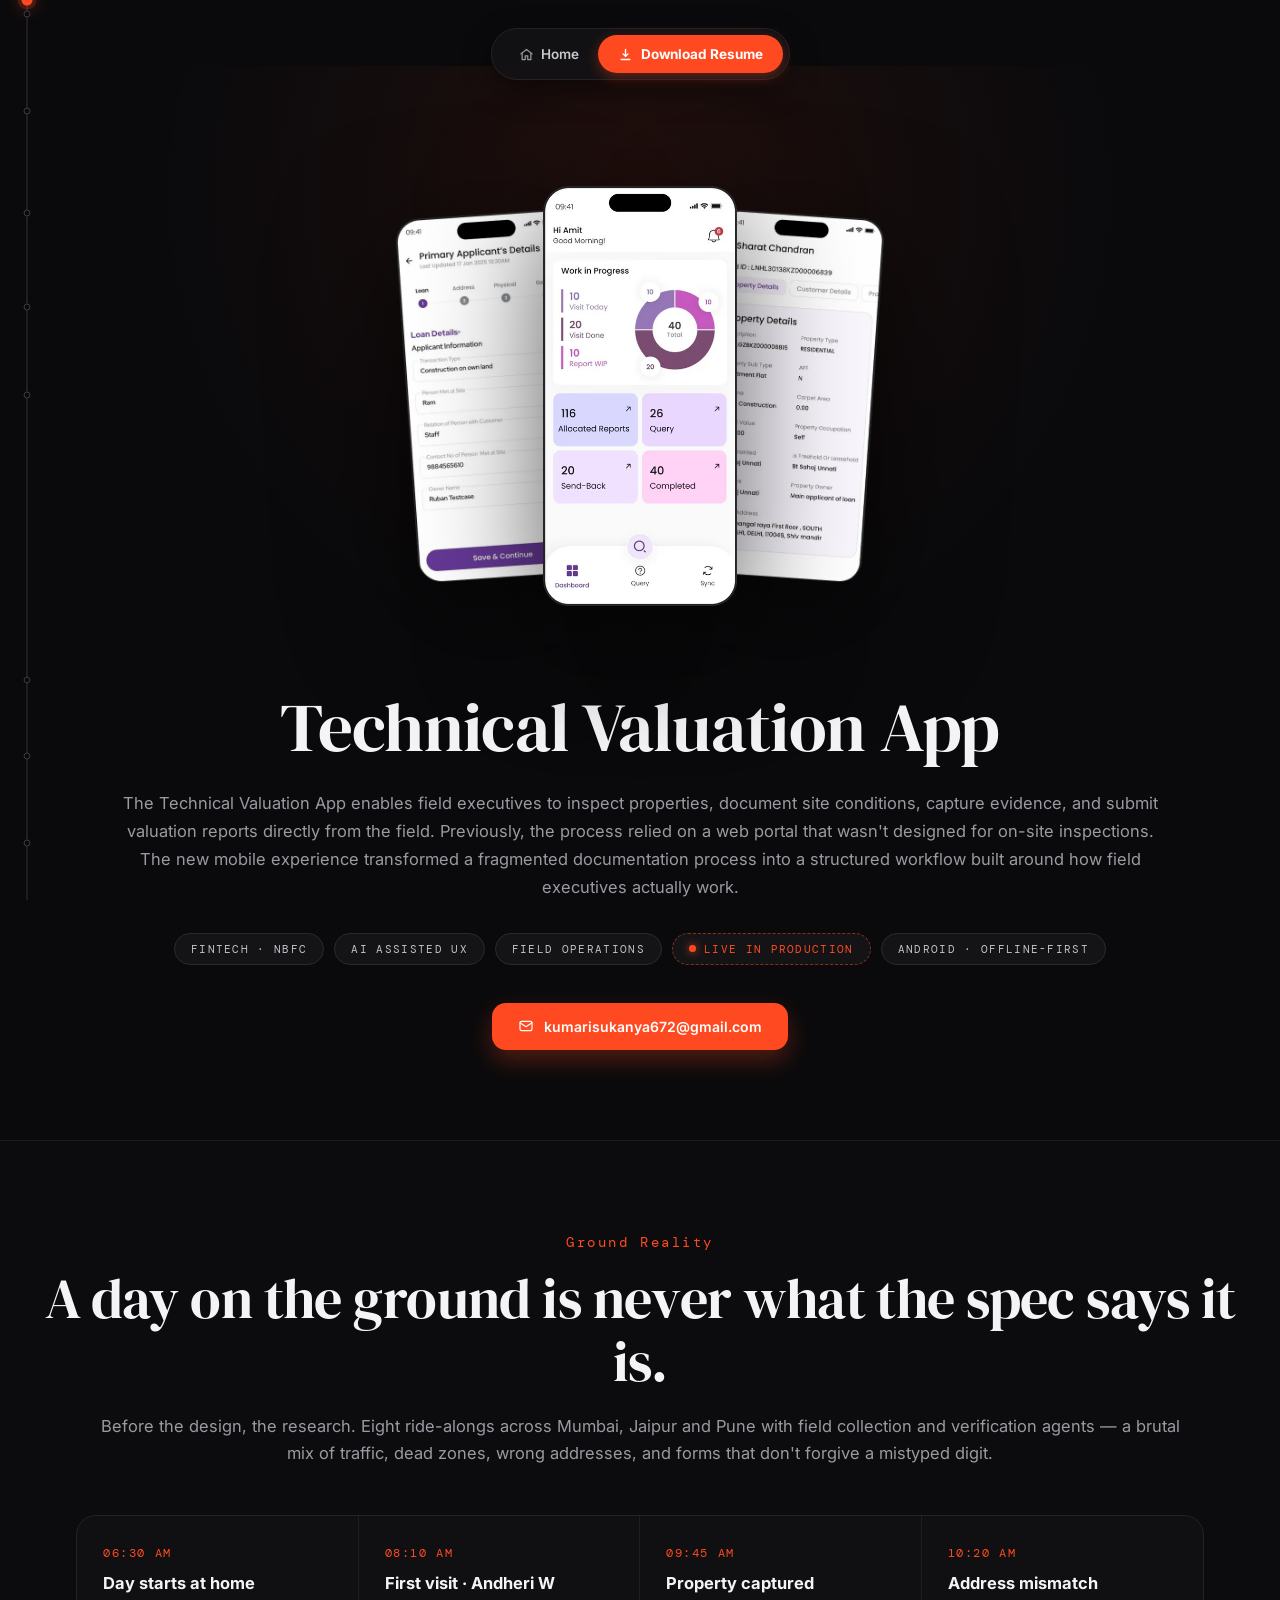
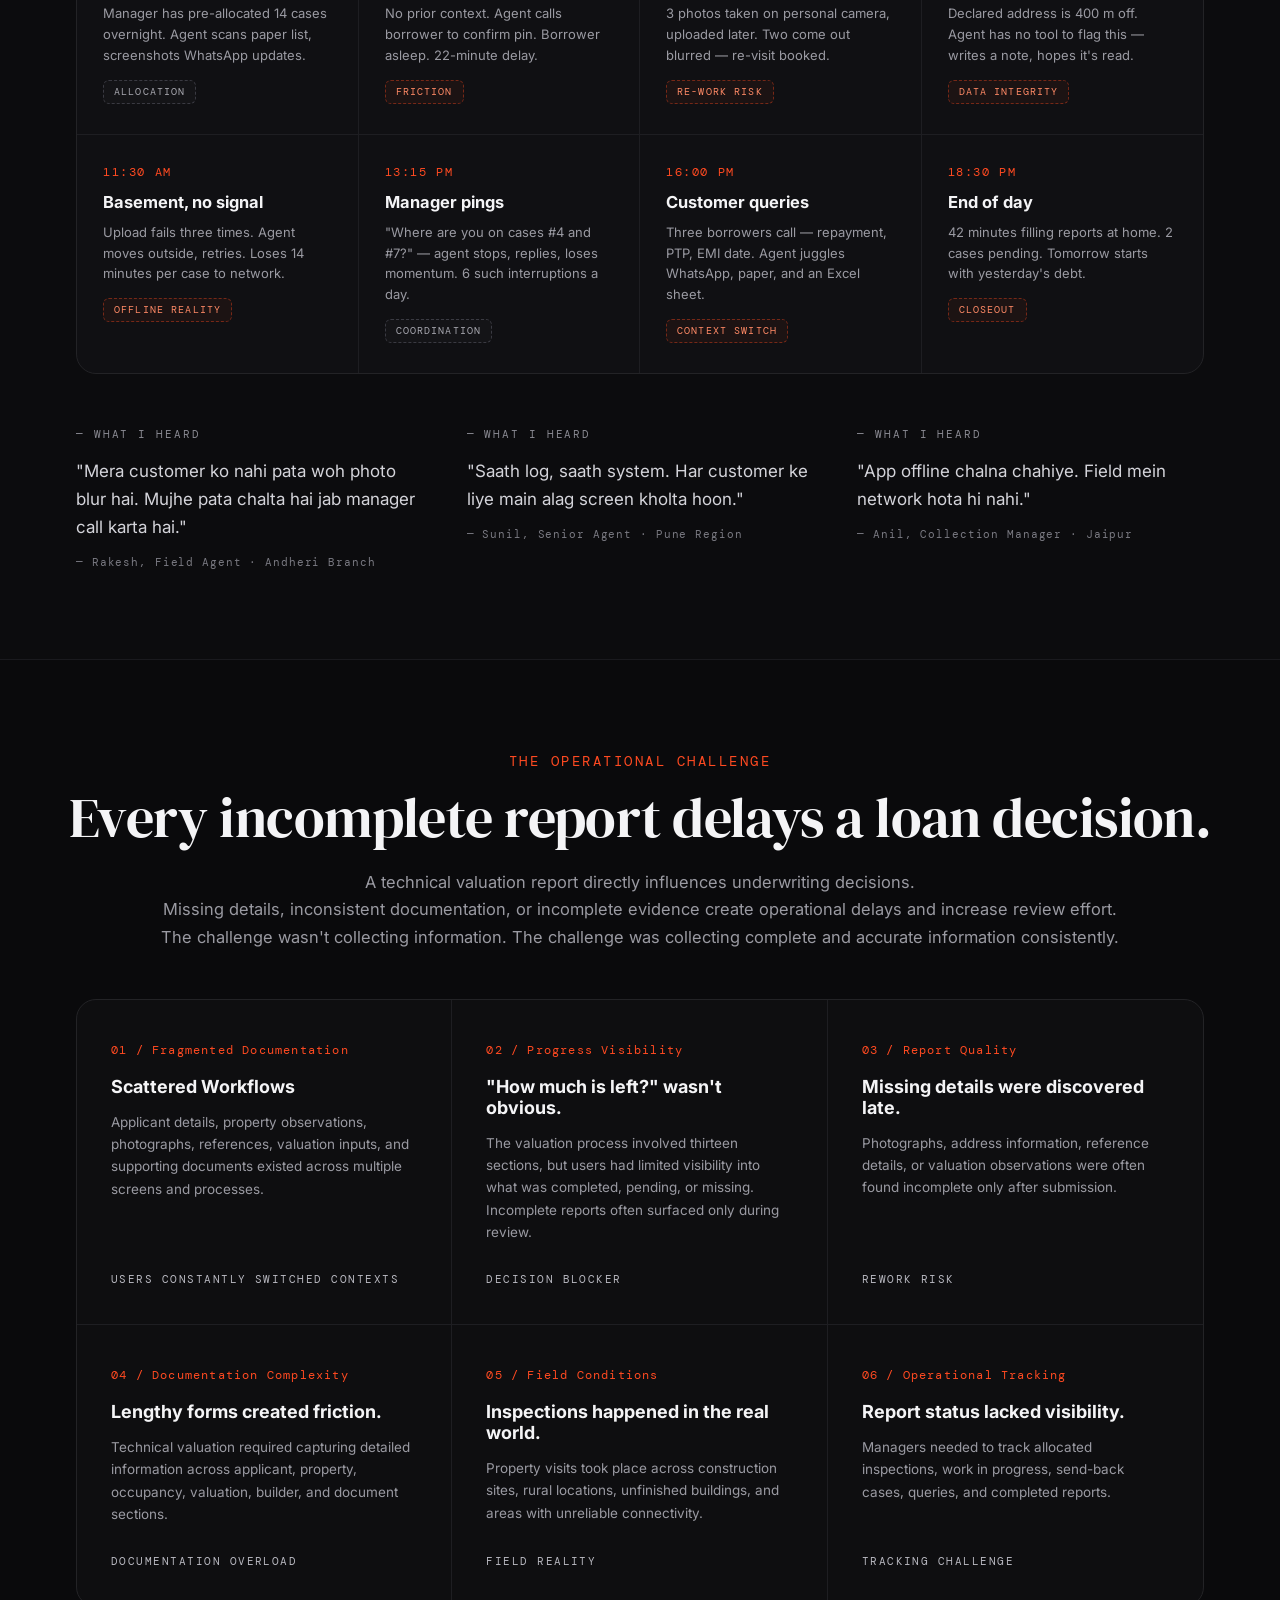
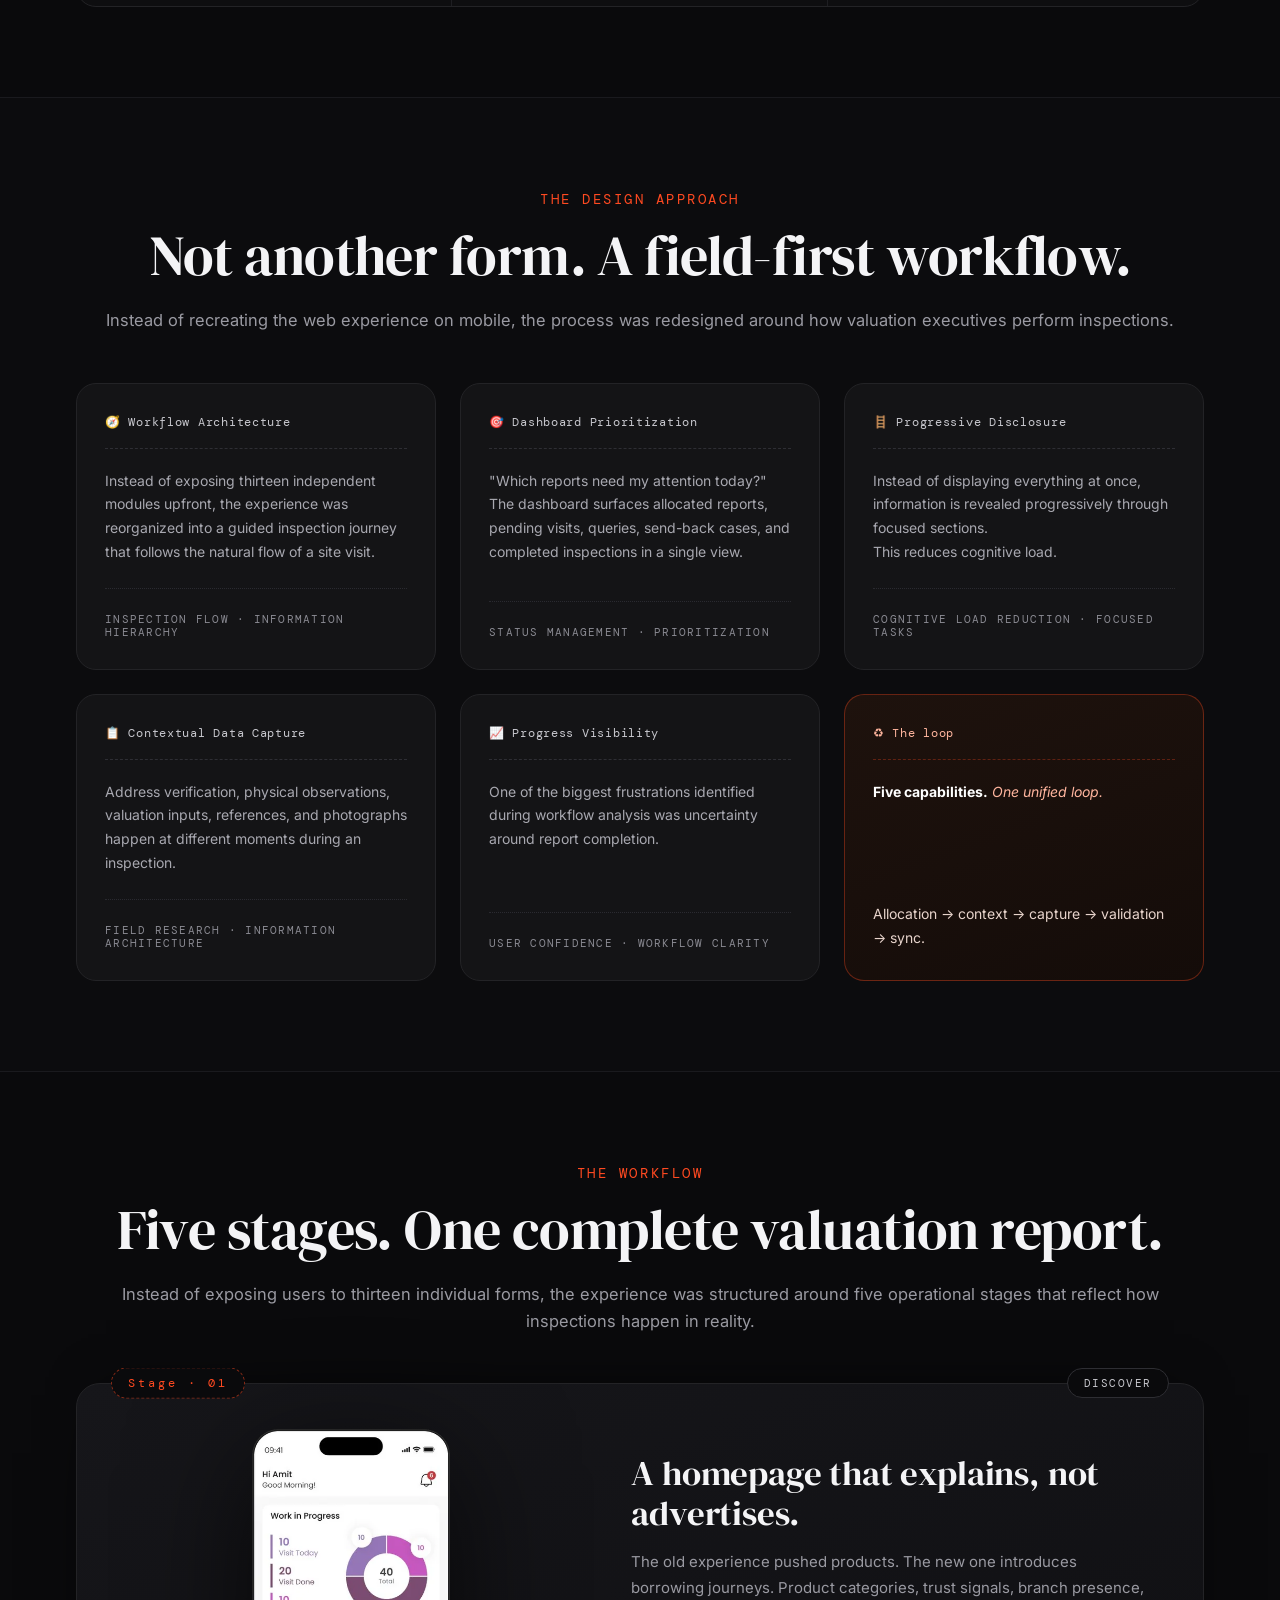
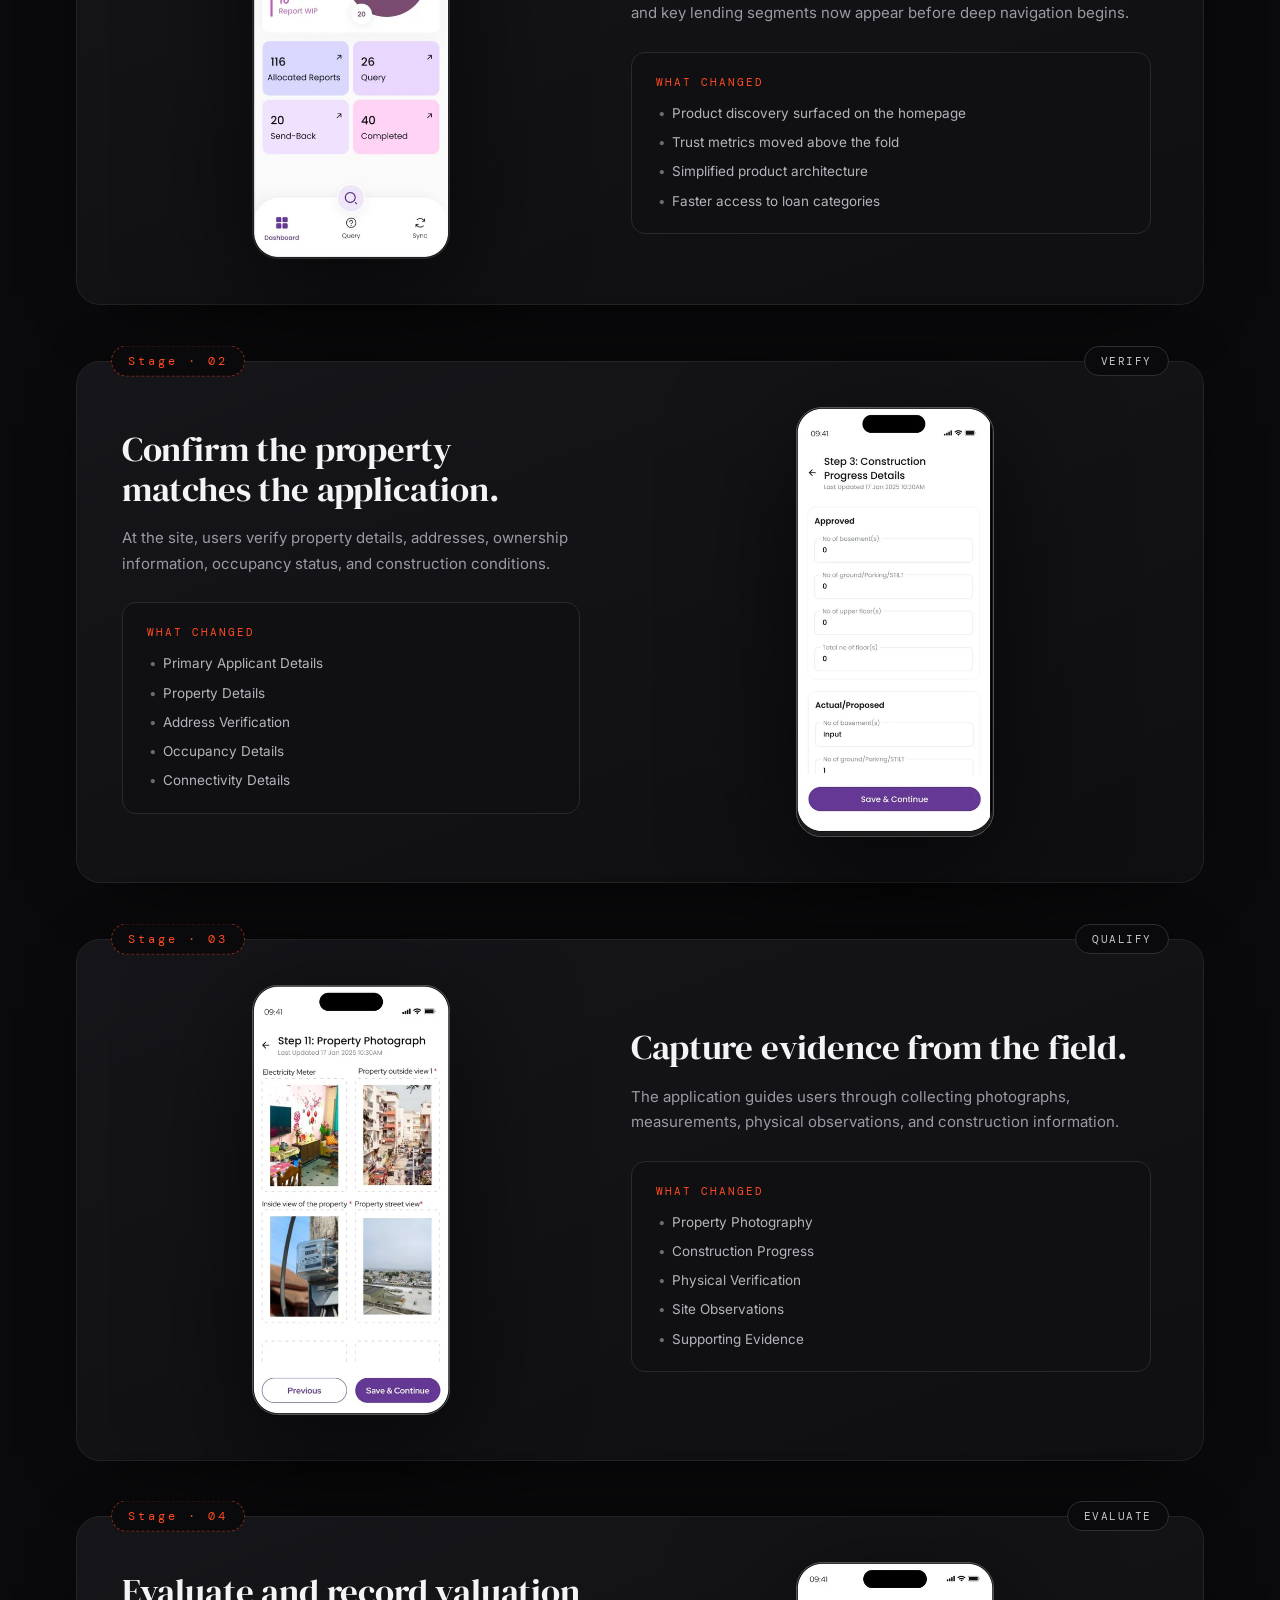
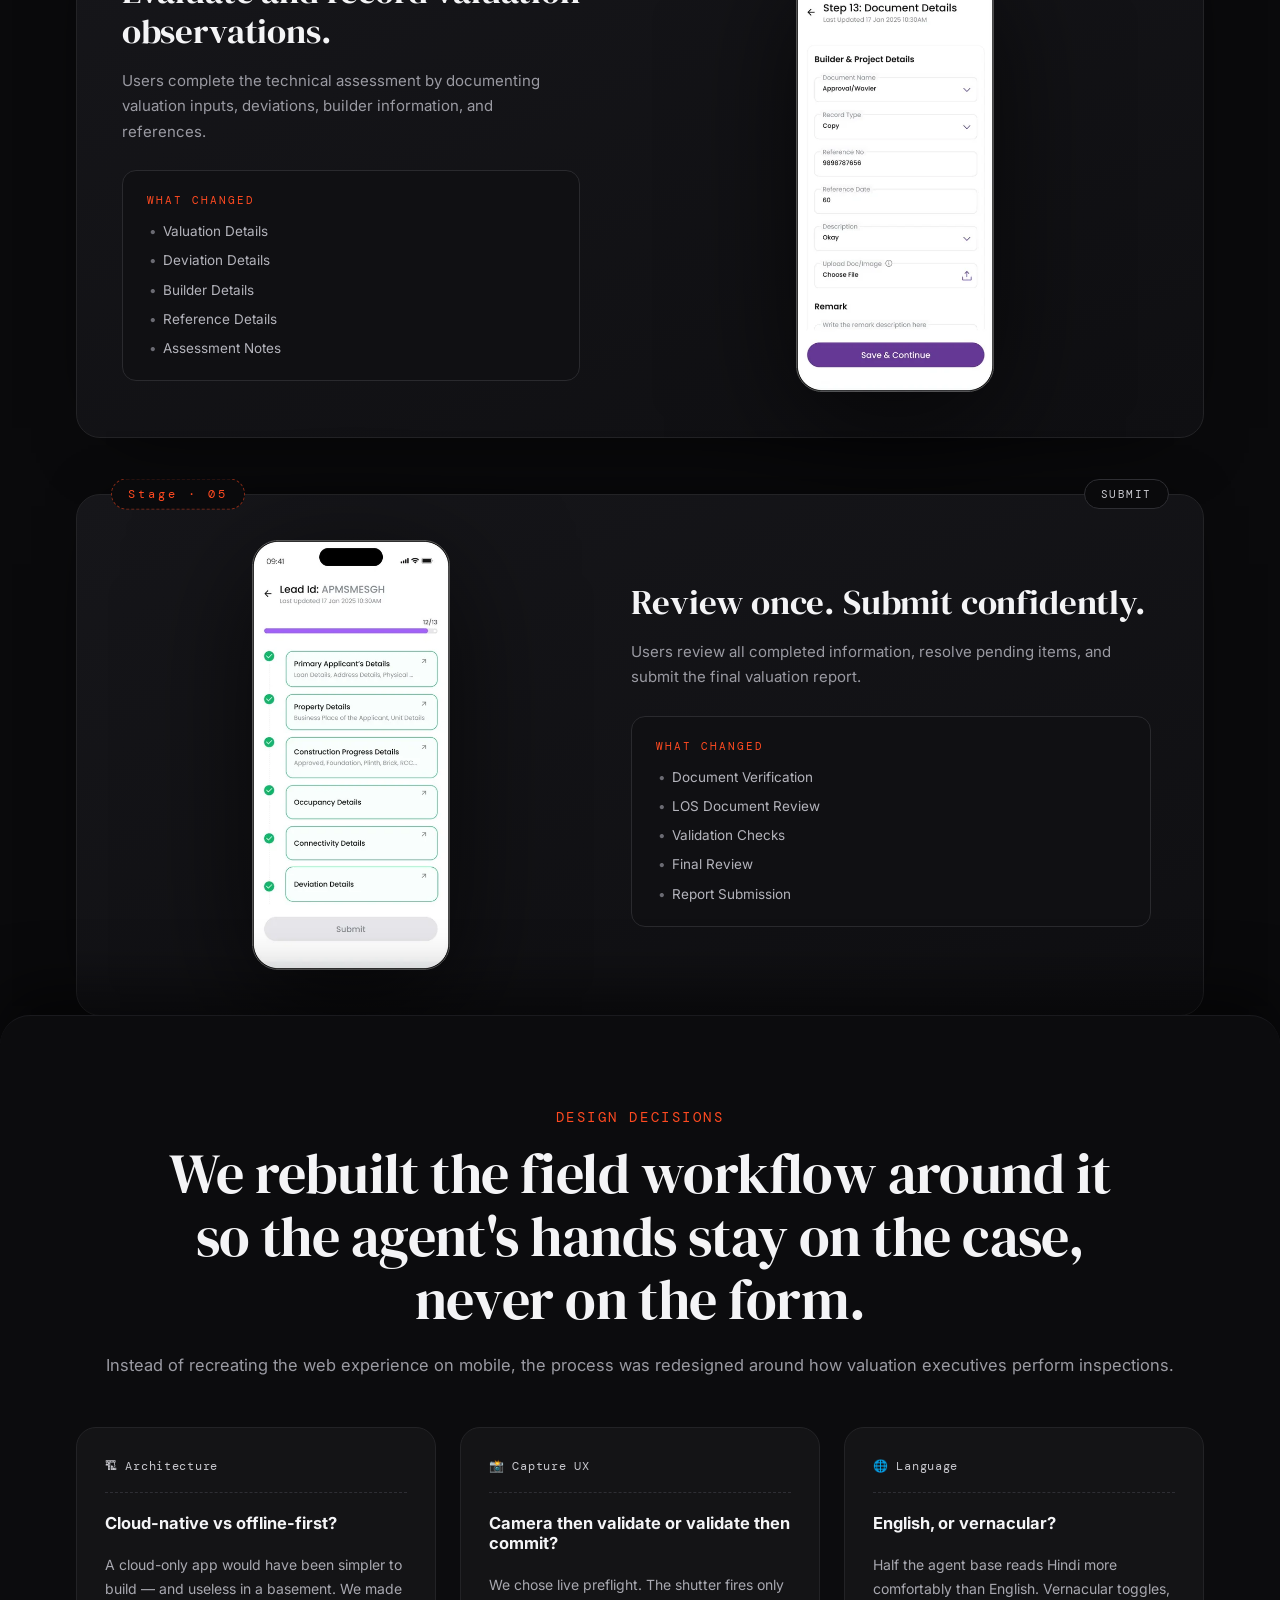
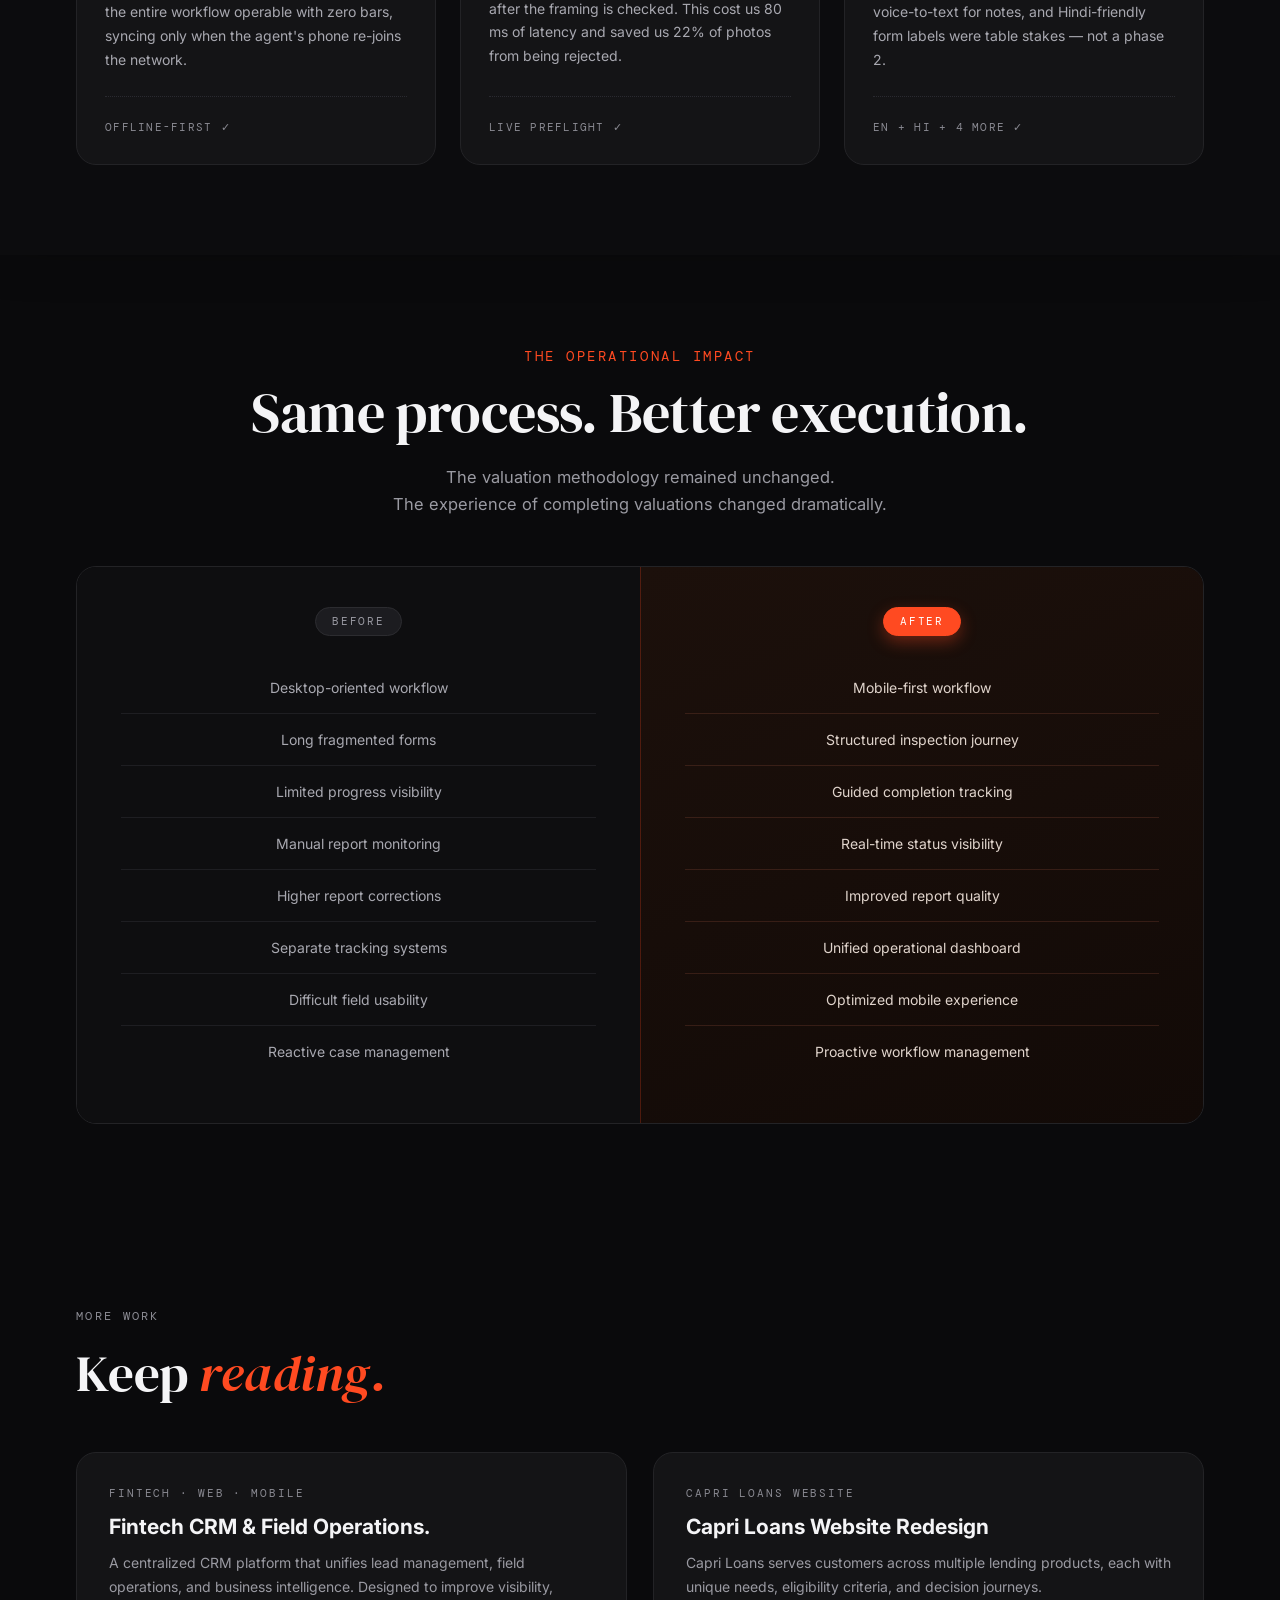
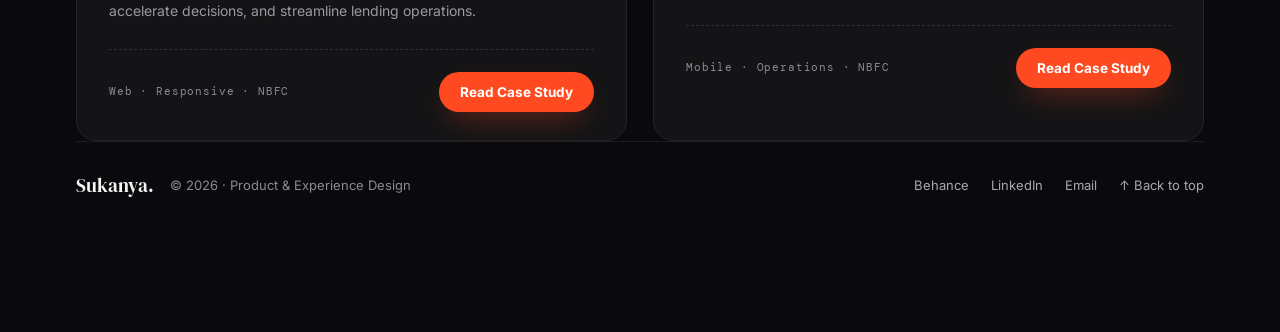
<file: technical-valuation.html>
<!DOCTYPE html>
<html lang="en">
<head>
<meta charset="UTF-8">
<meta name="viewport" content="width=device-width, initial-scale=1.0">
<title>Technical Valuation App — Case Study | Sukanya</title>
<link rel="preconnect" href="https://fonts.googleapis.com">
<link rel="preconnect" href="https://fonts.gstatic.com" crossorigin>
<link href="https://fonts.googleapis.com/css2?family=DM+Serif+Display:ital@0;1&family=DM+Mono:ital,wght@0,300;0,400;0,500;1,400&family=Inter:wght@400;500;600;700;800&display=swap" rel="stylesheet">
<link rel="stylesheet" href="css/technical-valuation.css">
  <script src="js/technical-valuation.js" defer></script>
</head>
<body>

<div class="thread" aria-hidden="true" id="thread">
  <div class="track"></div>
  <div class="fill" id="thread-fill"></div>
  <div class="needle" id="thread-needle"></div>
</div>

<!-- ===================== NAV ===================== -->
<div class="nav-wrap">
  <nav class="nav-pill">
    <a class="nav-link" href="index.html">
      <svg viewBox="0 0 24 24" fill="none" stroke-width="2" stroke-linecap="round" stroke-linejoin="round"><path d="M3 11l9-7 9 7"/><path d="M5 9.5V20h5v-6h4v6h5V9.5"/></svg>
      <span>Home</span>
    </a>
    <a class="nav-cta" href="assets/docs/Sukanya_Resume.pdf" download="Sukanya_Resume.pdf">
      <svg viewBox="0 0 24 24" fill="none" stroke-width="2.2" stroke-linecap="round" stroke-linejoin="round"><path d="M12 4v11m0 0l-4-4m4 4l4-4M5 20h14"/></svg>
      Download Resume
    </a>
  </nav>
</div>

<!-- ===================== HERO ===================== -->
<header class="hero" id="top">
  <div class="hero-phones">
    <img class="ph-img ph-left" src="[data-uri]" alt="Primary Applicant's Details form screen" loading="eager"/>
    <img class="ph-img ph-mid" src="[data-uri]" alt="Field agent dashboard" loading="eager"/>
    <img class="ph-img ph-right" src="[data-uri]" alt="Property Details screen" loading="eager"/>
  </div>
  <h1><span class="hl"><span class="hl-in">Technical Valuation App</span></span></h1>
  <p class="hero-sub">The Technical Valuation App enables field executives to inspect properties, document site conditions, capture evidence, and submit valuation reports directly from the field. Previously, the process relied on a web portal that wasn't designed for on-site inspections. The new mobile experience transformed a fragmented documentation process into a structured workflow built around how field executives actually work.</p>
  <div class="hero-meta">
    <span class="hmeta">Fintech · NBFC</span>
    <span class="hmeta">AI Assisted UX</span>
    <span class="hmeta">Field Operations</span>
    <span class="hmeta live"><i></i>Live In Production</span>
    <span class="hmeta">Android · Offline-First</span>
  </div>
  <div>
    <a class="hero-email" href="mailto:kumarisukanya672@gmail.com">
      <svg viewBox="0 0 24 24" fill="none" stroke-width="1.8" stroke-linecap="round" stroke-linejoin="round"><rect x="3" y="5" width="18" height="14" rx="2.5"/><path d="M3 7l9 6 9-6"/></svg>
      kumarisukanya672@gmail.com
    </a>
  </div>
</header>

<!-- ===================== GROUND REALITY ===================== -->
<section class="ground" id="ground">
  <div class="sec-head r">
    <span class="eyebrow">Ground Reality</span>
    <h2>A day on the ground is never what the spec says it is.</h2>
    <p class="sec-sub">Before the design, the research. Eight ride-alongs across Mumbai, Jaipur and Pune with field collection and verification agents — a brutal mix of traffic, dead zones, wrong addresses, and forms that don't forgive a mistyped digit.</p>
  </div>
  <div class="container">
    <div class="timeline r">
      <div class="tl-grid">
        <div class="tl-cell">
          <div class="tl-time">06:30 AM</div>
          <h4>Day starts at home</h4>
          <p>Manager has pre-allocated 14 cases overnight. Agent scans paper list, screenshots WhatsApp updates.</p>
          <span class="tl-tag neutral">ALLOCATION</span>
        </div>
        <div class="tl-cell">
          <div class="tl-time">08:10 AM</div>
          <h4>First visit · Andheri W</h4>
          <p>No prior context. Agent calls borrower to confirm pin. Borrower asleep. 22-minute delay.</p>
          <span class="tl-tag">FRICTION</span>
        </div>
        <div class="tl-cell">
          <div class="tl-time">09:45 AM</div>
          <h4>Property captured</h4>
          <p>3 photos taken on personal camera, uploaded later. Two come out blurred — re-visit booked.</p>
          <span class="tl-tag">RE-WORK RISK</span>
        </div>
        <div class="tl-cell">
          <div class="tl-time">10:20 AM</div>
          <h4>Address mismatch</h4>
          <p>Declared address is 400 m off. Agent has no tool to flag this — writes a note, hopes it's read.</p>
          <span class="tl-tag">DATA INTEGRITY</span>
        </div>
        <div class="tl-cell">
          <div class="tl-time">11:30 AM</div>
          <h4>Basement, no signal</h4>
          <p>Upload fails three times. Agent moves outside, retries. Loses 14 minutes per case to network.</p>
          <span class="tl-tag">OFFLINE REALITY</span>
        </div>
        <div class="tl-cell">
          <div class="tl-time">13:15 PM</div>
          <h4>Manager pings</h4>
          <p>"Where are you on cases #4 and #7?" — agent stops, replies, loses momentum. 6 such interruptions a day.</p>
          <span class="tl-tag neutral">COORDINATION</span>
        </div>
        <div class="tl-cell">
          <div class="tl-time">16:00 PM</div>
          <h4>Customer queries</h4>
          <p>Three borrowers call — repayment, PTP, EMI date. Agent juggles WhatsApp, paper, and an Excel sheet.</p>
          <span class="tl-tag">CONTEXT SWITCH</span>
        </div>
        <div class="tl-cell">
          <div class="tl-time">18:30 PM</div>
          <h4>End of day</h4>
          <p>42 minutes filling reports at home. 2 cases pending. Tomorrow starts with yesterday's debt.</p>
          <span class="tl-tag">CLOSEOUT</span>
        </div>
      </div>
    </div>
    <div class="heard r">
      <div>
        <div class="heard-label">— WHAT I HEARD</div>
        <span class="qt">"Mera customer ko nahi pata woh photo blur hai. Mujhe pata chalta hai jab manager call karta hai."</span>
        <div class="who">— Rakesh, Field Agent · Andheri Branch</div>
      </div>
      <div>
        <div class="heard-label">— WHAT I HEARD</div>
        <span class="qt">"Saath log, saath system. Har customer ke liye main alag screen kholta hoon."</span>
        <div class="who">— Sunil, Senior Agent · Pune Region</div>
      </div>
      <div>
        <div class="heard-label">— WHAT I HEARD</div>
        <span class="qt">"App offline chalna chahiye. Field mein network hota hi nahi."</span>
        <div class="who">— Anil, Collection Manager · Jaipur</div>
      </div>
    </div>
  </div>
</section>

<!-- ===================== OPERATIONAL CHALLENGE ===================== -->
<section class="challenge" id="challenge">
  <div class="sec-head r">
    <span class="eyebrow">THE OPERATIONAL CHALLENGE</span>
    <h2>Every incomplete report delays a loan decision.</h2>
    <p class="sec-sub">A technical valuation report directly influences underwriting decisions.<br>Missing details, inconsistent documentation, or incomplete evidence create operational delays and increase review effort.<br>The challenge wasn't collecting information. The challenge was collecting complete and accurate information consistently.</p>
  </div>
  <div class="container">
    <div class="ch-grid r">
      <div class="ch-cell">
        <div class="ch-num">01 / Fragmented Documentation</div>
        <h4>Scattered Workflows</h4>
        <p>Applicant details, property observations, photographs, references, valuation inputs, and supporting documents existed across multiple screens and processes.</p>
        <div class="ch-foot">USERS CONSTANTLY SWITCHED CONTEXTS</div>
      </div>
      <div class="ch-cell">
        <div class="ch-num">02 / Progress Visibility</div>
        <h4>"How much is left?" wasn't obvious.</h4>
        <p>The valuation process involved thirteen sections, but users had limited visibility into what was completed, pending, or missing. Incomplete reports often surfaced only during review.</p>
        <div class="ch-foot">DECISION BLOCKER</div>
      </div>
      <div class="ch-cell">
        <div class="ch-num">03 / Report Quality</div>
        <h4>Missing details were discovered late.</h4>
        <p>Photographs, address information, reference details, or valuation observations were often found incomplete only after submission.</p>
        <div class="ch-foot">REWORK RISK</div>
      </div>
      <div class="ch-cell">
        <div class="ch-num">04 / Documentation Complexity</div>
        <h4>Lengthy forms created friction.</h4>
        <p>Technical valuation required capturing detailed information across applicant, property, occupancy, valuation, builder, and document sections.</p>
        <div class="ch-foot">DOCUMENTATION OVERLOAD</div>
      </div>
      <div class="ch-cell">
        <div class="ch-num">05 / Field Conditions</div>
        <h4>Inspections happened in the real world.</h4>
        <p>Property visits took place across construction sites, rural locations, unfinished buildings, and areas with unreliable connectivity.</p>
        <div class="ch-foot">FIELD REALITY</div>
      </div>
      <div class="ch-cell">
        <div class="ch-num">06 / Operational Tracking</div>
        <h4>Report status lacked visibility.</h4>
        <p>Managers needed to track allocated inspections, work in progress, send-back cases, queries, and completed reports.</p>
        <div class="ch-foot">TRACKING CHALLENGE</div>
      </div>
    </div>
  </div>
</section>

<!-- ===================== DESIGN APPROACH ===================== -->
<section class="approach" id="approach">
  <div class="sec-head r">
    <span class="eyebrow">THE DESIGN APPROACH</span>
    <h2>Not another form. A field-first workflow.</h2>
    <p class="sec-sub">Instead of recreating the web experience on mobile, the process was redesigned around how valuation executives perform inspections.</p>
  </div>
  <div class="container">
    <div class="ap-grid r">
      <div class="ap-card">
        <div class="ap-head">🧭 Workflow Architecture</div>
        <p class="grow">Instead of exposing thirteen independent modules upfront, the experience was reorganized into a guided inspection journey that follows the natural flow of a site visit.</p>
        <div class="ap-foot">INSPECTION FLOW · INFORMATION HIERARCHY</div>
      </div>
      <div class="ap-card">
        <div class="ap-head">🎯 Dashboard Prioritization</div>
        <p class="grow">"Which reports need my attention today?"<br>The dashboard surfaces allocated reports, pending visits, queries, send-back cases, and completed inspections in a single view.</p>
        <div class="ap-foot">STATUS MANAGEMENT · PRIORITIZATION</div>
      </div>
      <div class="ap-card">
        <div class="ap-head">🪜 Progressive Disclosure</div>
        <p class="grow">Instead of displaying everything at once, information is revealed progressively through focused sections.<br>This reduces cognitive load.</p>
        <div class="ap-foot">COGNITIVE LOAD REDUCTION · FOCUSED TASKS</div>
      </div>
      <div class="ap-card">
        <div class="ap-head">📋 Contextual Data Capture</div>
        <p class="grow">Address verification, physical observations, valuation inputs, references, and photographs happen at different moments during an inspection.</p>
        <div class="ap-foot">FIELD RESEARCH · INFORMATION ARCHITECTURE</div>
      </div>
      <div class="ap-card">
        <div class="ap-head">📈 Progress Visibility</div>
        <p class="grow">One of the biggest frustrations identified during workflow analysis was uncertainty around report completion.</p>
        <div class="ap-foot">USER CONFIDENCE · WORKFLOW CLARITY</div>
      </div>
      <div class="ap-card loop">
        <div class="ap-head">♻ The loop</div>
        <p class="grow"><b>Five capabilities.</b> <em>One unified loop.</em></p>
        <p>Allocation → context → capture → validation → sync.</p>
      </div>
    </div>
  </div>
</section>

<!-- ===================== THE WORKFLOW (sticky stack, same as portfolio cases) ===================== -->
<section class="sec-head r" id="workflow">
  <span class="eyebrow">THE WORKFLOW</span>
  <h2>Five stages. One complete valuation report.</h2>
  <p class="sec-sub">Instead of exposing users to thirteen individual forms, the experience was structured around five operational stages that reflect how inspections happen in reality.</p>
</section>

<div class="stage-stack">
  <!-- STAGE 1 : DISCOVER -->
  <section class="stage">
    <span class="case-num">Stage · 01</span>
    <span class="case-chip">Discover</span>
    <div class="stage-grid">
      <div class="stage-visual"><img class="stage-ph" src="[data-uri]" alt="Dashboard — work in progress overview" loading="lazy"/></div>
      <div class="stage-content">
        <h3>A homepage that explains, not advertises.</h3>
        <p class="desc">The old experience pushed products. The new one introduces borrowing journeys. Product categories, trust signals, branch presence, and key lending segments now appear before deep navigation begins.</p>
        <div class="changed">
          <div class="lbl">WHAT CHANGED</div>
          <ul>
            <li>Product discovery surfaced on the homepage</li>
            <li>Trust metrics moved above the fold</li>
            <li>Simplified product architecture</li>
            <li>Faster access to loan categories</li>
          </ul>
        </div>
      </div>
    </div>
  </section>

  <!-- STAGE 2 : VERIFY -->
  <section class="stage flip">
    <span class="case-num">Stage · 02</span>
    <span class="case-chip">Verify</span>
    <div class="stage-grid">
      <div class="stage-visual"><img class="stage-ph" src="[data-uri]" alt="Construction progress details form" loading="lazy"/></div>
      <div class="stage-content">
        <h3>Confirm the property matches the application.</h3>
        <p class="desc">At the site, users verify property details, addresses, ownership information, occupancy status, and construction conditions.</p>
        <div class="changed">
          <div class="lbl">WHAT CHANGED</div>
          <ul>
            <li>Primary Applicant Details</li>
            <li>Property Details</li>
            <li>Address Verification</li>
            <li>Occupancy Details</li>
            <li>Connectivity Details</li>
          </ul>
        </div>
      </div>
    </div>
  </section>

  <!-- STAGE 3 : QUALIFY -->
  <section class="stage">
    <span class="case-num">Stage · 03</span>
    <span class="case-chip">Qualify</span>
    <div class="stage-grid">
      <div class="stage-visual"><img class="stage-ph" src="[data-uri]" alt="Property photograph capture screen" loading="lazy"/></div>
      <div class="stage-content">
        <h3>Capture evidence from the field.</h3>
        <p class="desc">The application guides users through collecting photographs, measurements, physical observations, and construction information.</p>
        <div class="changed">
          <div class="lbl">WHAT CHANGED</div>
          <ul>
            <li>Property Photography</li>
            <li>Construction Progress</li>
            <li>Physical Verification</li>
            <li>Site Observations</li>
            <li>Supporting Evidence</li>
          </ul>
        </div>
      </div>
    </div>
  </section>

  <!-- STAGE 4 : EVALUATE -->
  <section class="stage flip">
    <span class="case-num">Stage · 04</span>
    <span class="case-chip">Evaluate</span>
    <div class="stage-grid">
      <div class="stage-visual"><img class="stage-ph" src="[data-uri]" alt="Document details form" loading="lazy"/></div>
      <div class="stage-content">
        <h3>Evaluate and record valuation observations.</h3>
        <p class="desc">Users complete the technical assessment by documenting valuation inputs, deviations, builder information, and references.</p>
        <div class="changed">
          <div class="lbl">WHAT CHANGED</div>
          <ul>
            <li>Valuation Details</li>
            <li>Deviation Details</li>
            <li>Builder Details</li>
            <li>Reference Details</li>
            <li>Assessment Notes</li>
          </ul>
        </div>
      </div>
    </div>
  </section>

  <!-- STAGE 5 : SUBMIT -->
  <section class="stage">
    <span class="case-num">Stage · 05</span>
    <span class="case-chip">Submit</span>
    <div class="stage-grid">
      <div class="stage-visual"><img class="stage-ph" src="[data-uri]" alt="Submission checklist with progress" loading="lazy"/></div>
      <div class="stage-content">
        <h3>Review once. Submit confidently.</h3>
        <p class="desc">Users review all completed information, resolve pending items, and submit the final valuation report.</p>
        <div class="changed">
          <div class="lbl">WHAT CHANGED</div>
          <ul>
            <li>Document Verification</li>
            <li>LOS Document Review</li>
            <li>Validation Checks</li>
            <li>Final Review</li>
            <li>Report Submission</li>
          </ul>
        </div>
      </div>
    </div>
  </section>
</div><!-- /stage-stack -->

<!-- ===================== DESIGN DECISIONS ===================== -->
<section class="decisions" id="decisions">
  <div class="sec-head r">
    <span class="eyebrow">DESIGN DECISIONS</span>
    <h2>We rebuilt the field workflow around it so the agent's hands stay on the case, never on the form.</h2>
    <p class="sec-sub">Instead of recreating the web experience on mobile, the process was redesigned around how valuation executives perform inspections.</p>
  </div>
  <div class="container">
    <div class="ap-grid ap3 r">
      <div class="ap-card">
        <div class="ap-head">🏗 Architecture</div>
        <h4>Cloud-native vs offline-first?</h4>
        <p class="grow">A cloud-only app would have been simpler to build — and useless in a basement. We made the entire workflow operable with zero bars, syncing only when the agent's phone re-joins the network.</p>
        <div class="ap-foot">OFFLINE-FIRST ✓</div>
      </div>
      <div class="ap-card">
        <div class="ap-head">📸 Capture UX</div>
        <h4>Camera then validate or validate then commit?</h4>
        <p class="grow">We chose live preflight. The shutter fires only after the framing is checked. This cost us 80 ms of latency and saved us 22% of photos from being rejected.</p>
        <div class="ap-foot">LIVE PREFLIGHT ✓</div>
      </div>
      <div class="ap-card">
        <div class="ap-head">🌐 Language</div>
        <h4>English, or vernacular?</h4>
        <p class="grow">Half the agent base reads Hindi more comfortably than English. Vernacular toggles, voice-to-text for notes, and Hindi-friendly form labels were table stakes — not a phase 2.</p>
        <div class="ap-foot">EN + HI + 4 MORE ✓</div>
      </div>
    </div>
  </div>
</section>

<!-- ===================== OPERATIONAL IMPACT ===================== -->
<section class="impact" id="impact">
  <div class="sec-head r">
    <span class="eyebrow">THE OPERATIONAL IMPACT</span>
    <h2>Same process. Better execution.</h2>
    <p class="sec-sub">The valuation methodology remained unchanged.<br>The experience of completing valuations changed dramatically.</p>
  </div>
  <div class="container">
    <div class="ba r">
      <div class="ba-col">
        <span class="ba-pill">BEFORE</span>
        <div class="ba-row">Desktop-oriented workflow</div>
        <div class="ba-row">Long fragmented forms</div>
        <div class="ba-row">Limited progress visibility</div>
        <div class="ba-row">Manual report monitoring</div>
        <div class="ba-row">Higher report corrections</div>
        <div class="ba-row">Separate tracking systems</div>
        <div class="ba-row">Difficult field usability</div>
        <div class="ba-row">Reactive case management</div>
      </div>
      <div class="ba-col after">
        <span class="ba-pill">AFTER</span>
        <div class="ba-row">Mobile-first workflow</div>
        <div class="ba-row">Structured inspection journey</div>
        <div class="ba-row">Guided completion tracking</div>
        <div class="ba-row">Real-time status visibility</div>
        <div class="ba-row">Improved report quality</div>
        <div class="ba-row">Unified operational dashboard</div>
        <div class="ba-row">Optimized mobile experience</div>
        <div class="ba-row">Proactive workflow management</div>
      </div>
    </div>
  </div>
</section>

<!-- ===================== KEEP READING ===================== -->
<section class="more" id="more">
  <div class="container">
    <div class="r">
      <span class="eyebrow">MORE WORK</span>
      <h2>Keep <em>reading.</em></h2>
    </div>
    <div class="more-grid r">
      <div class="more-card">
        <div class="mc-eyebrow">FINTECH · WEB · MOBILE</div>
        <h4>Fintech CRM &amp; Field Operations.</h4>
        <p>A centralized CRM platform that unifies lead management, field operations, and business intelligence. Designed to improve visibility, accelerate decisions, and streamline lending operations.</p>
        <div class="mc-foot">
          <span class="mc-tags">Web · Responsive · NBFC</span>
          <a class="btn-orange" href="crm.html">Read Case Study</a>
        </div>
      </div>
      <div class="more-card">
        <div class="mc-eyebrow">CAPRI LOANS WEBSITE</div>
        <h4>Capri Loans Website Redesign</h4>
        <p>Capri Loans serves customers across multiple lending products, each with unique needs, eligibility criteria, and decision journeys.</p>
        <div class="mc-foot">
          <span class="mc-tags">Mobile · Operations · NBFC</span>
          <a class="btn-orange" href="index.html#case-studies">Read Case Study</a>
        </div>
      </div>
    </div>
    <div class="footer-bar">
      <div class="fb-brand">
        <span class="logo">Sukanya.</span>
        <span>© 2026 · Product &amp; Experience Design</span>
      </div>
      <div class="fb-links">
        <a href="https://www.behance.net/kumarisukadd6d" target="_blank">Behance</a>
        <a href="https://www.linkedin.com/in/sukanya-kumari-a0a887b8/" target="_blank">LinkedIn</a>
        <a href="mailto:kumarisukanya672@gmail.com">Email</a>
        <a href="#top">↑ Back to top</a>
      </div>
    </div>
  </div>
</section>


</body>
</html>
</file>
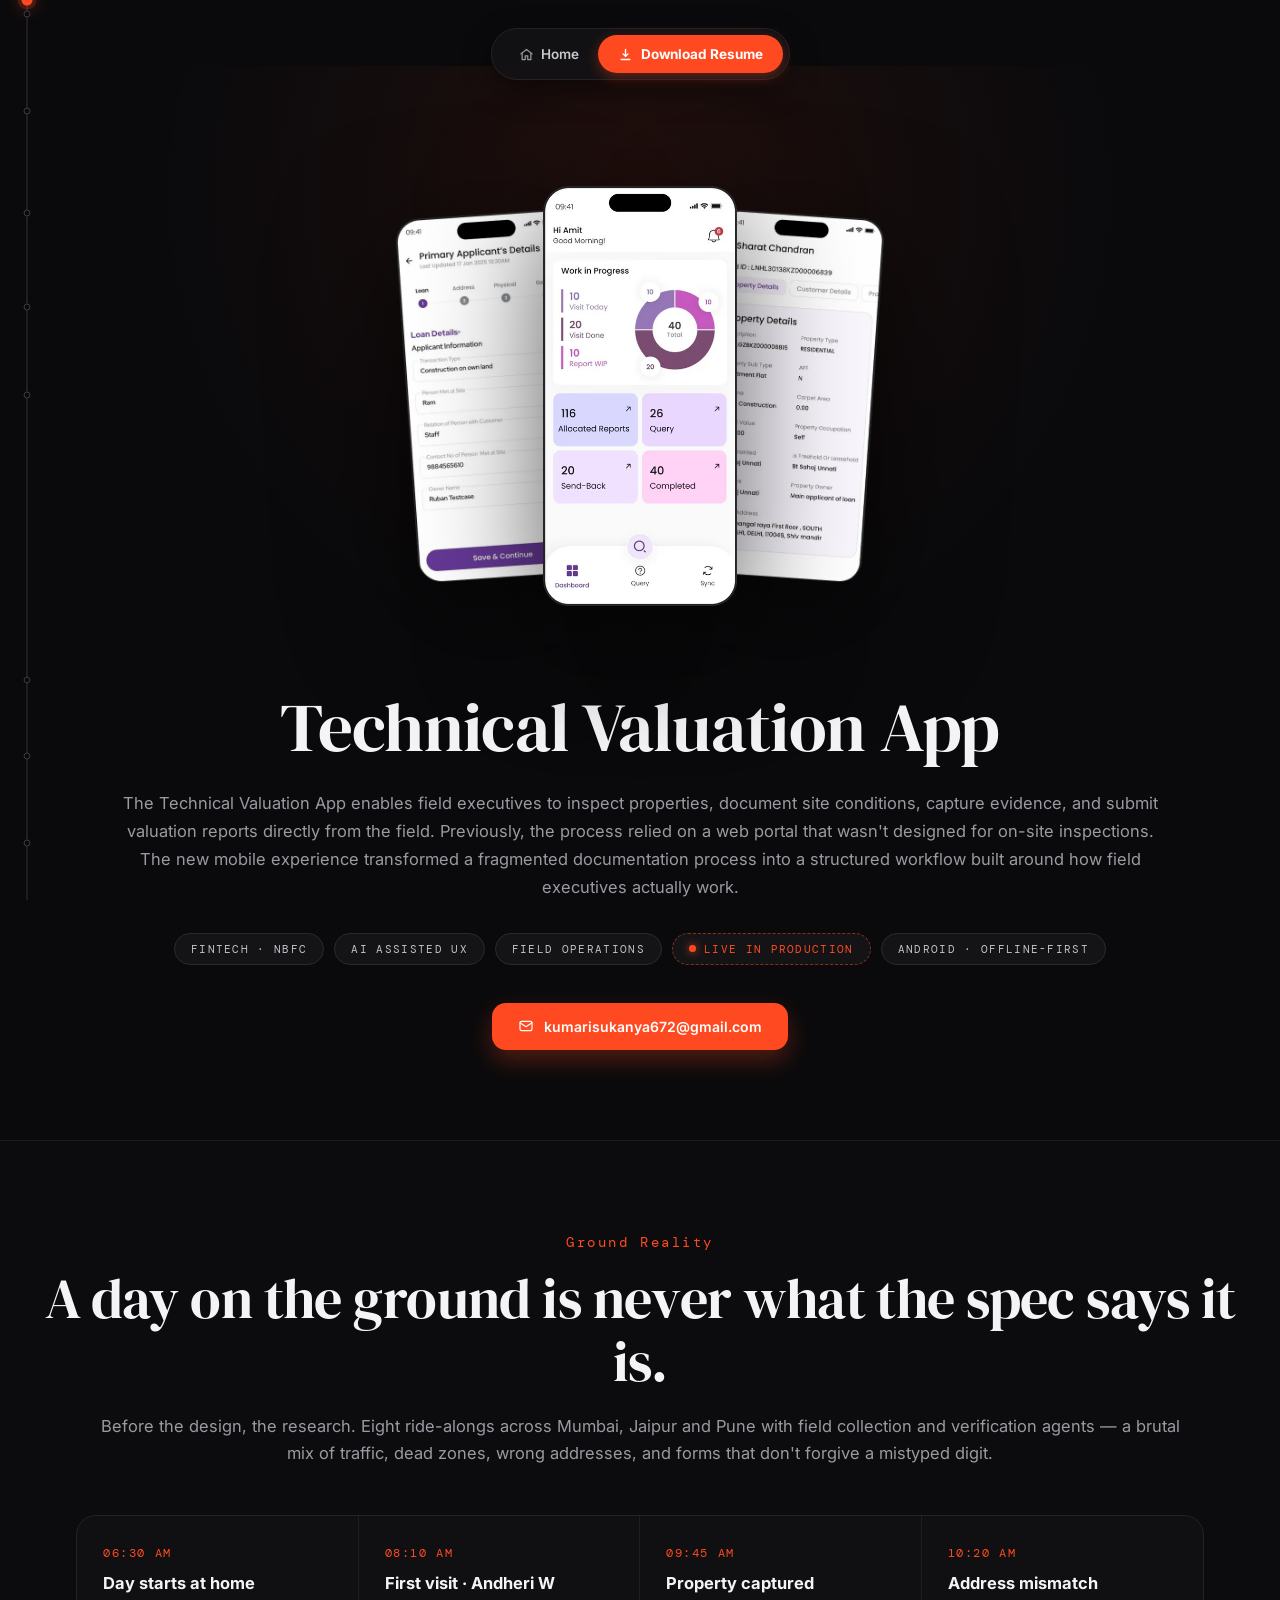
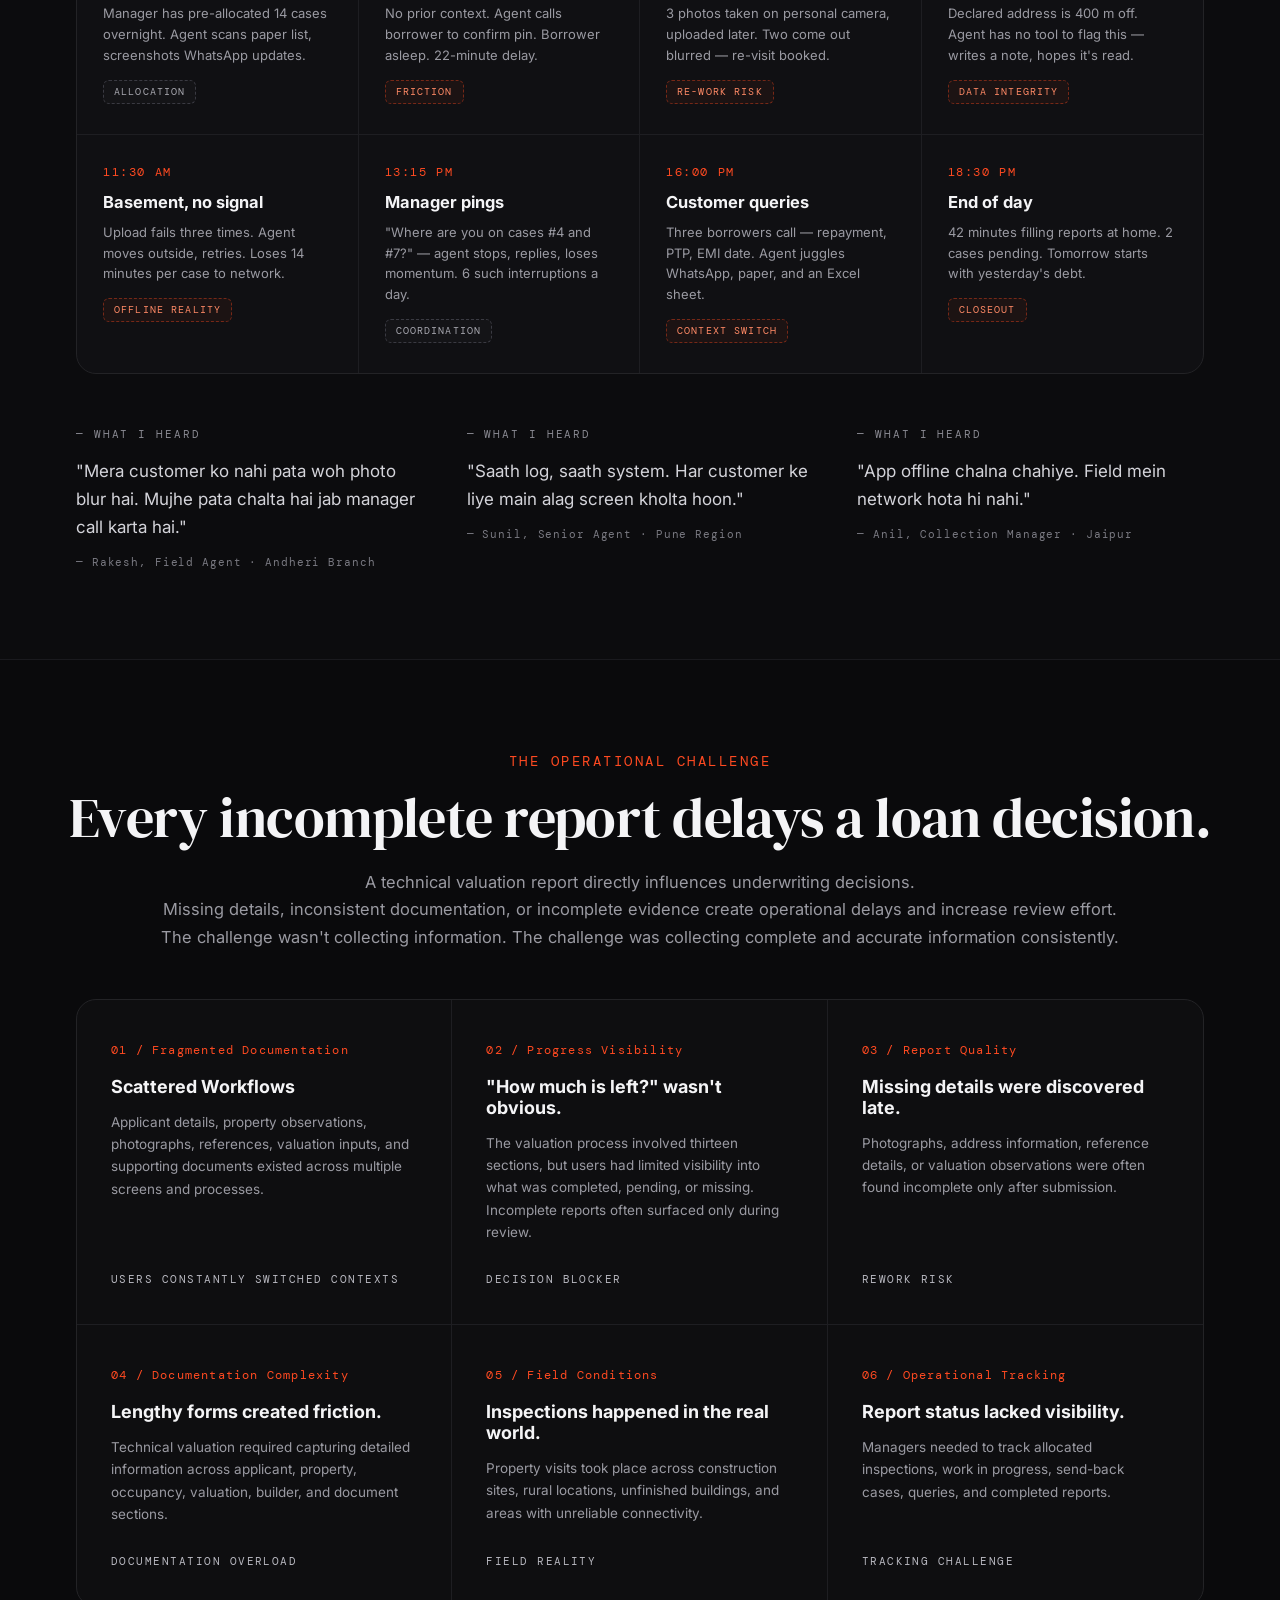
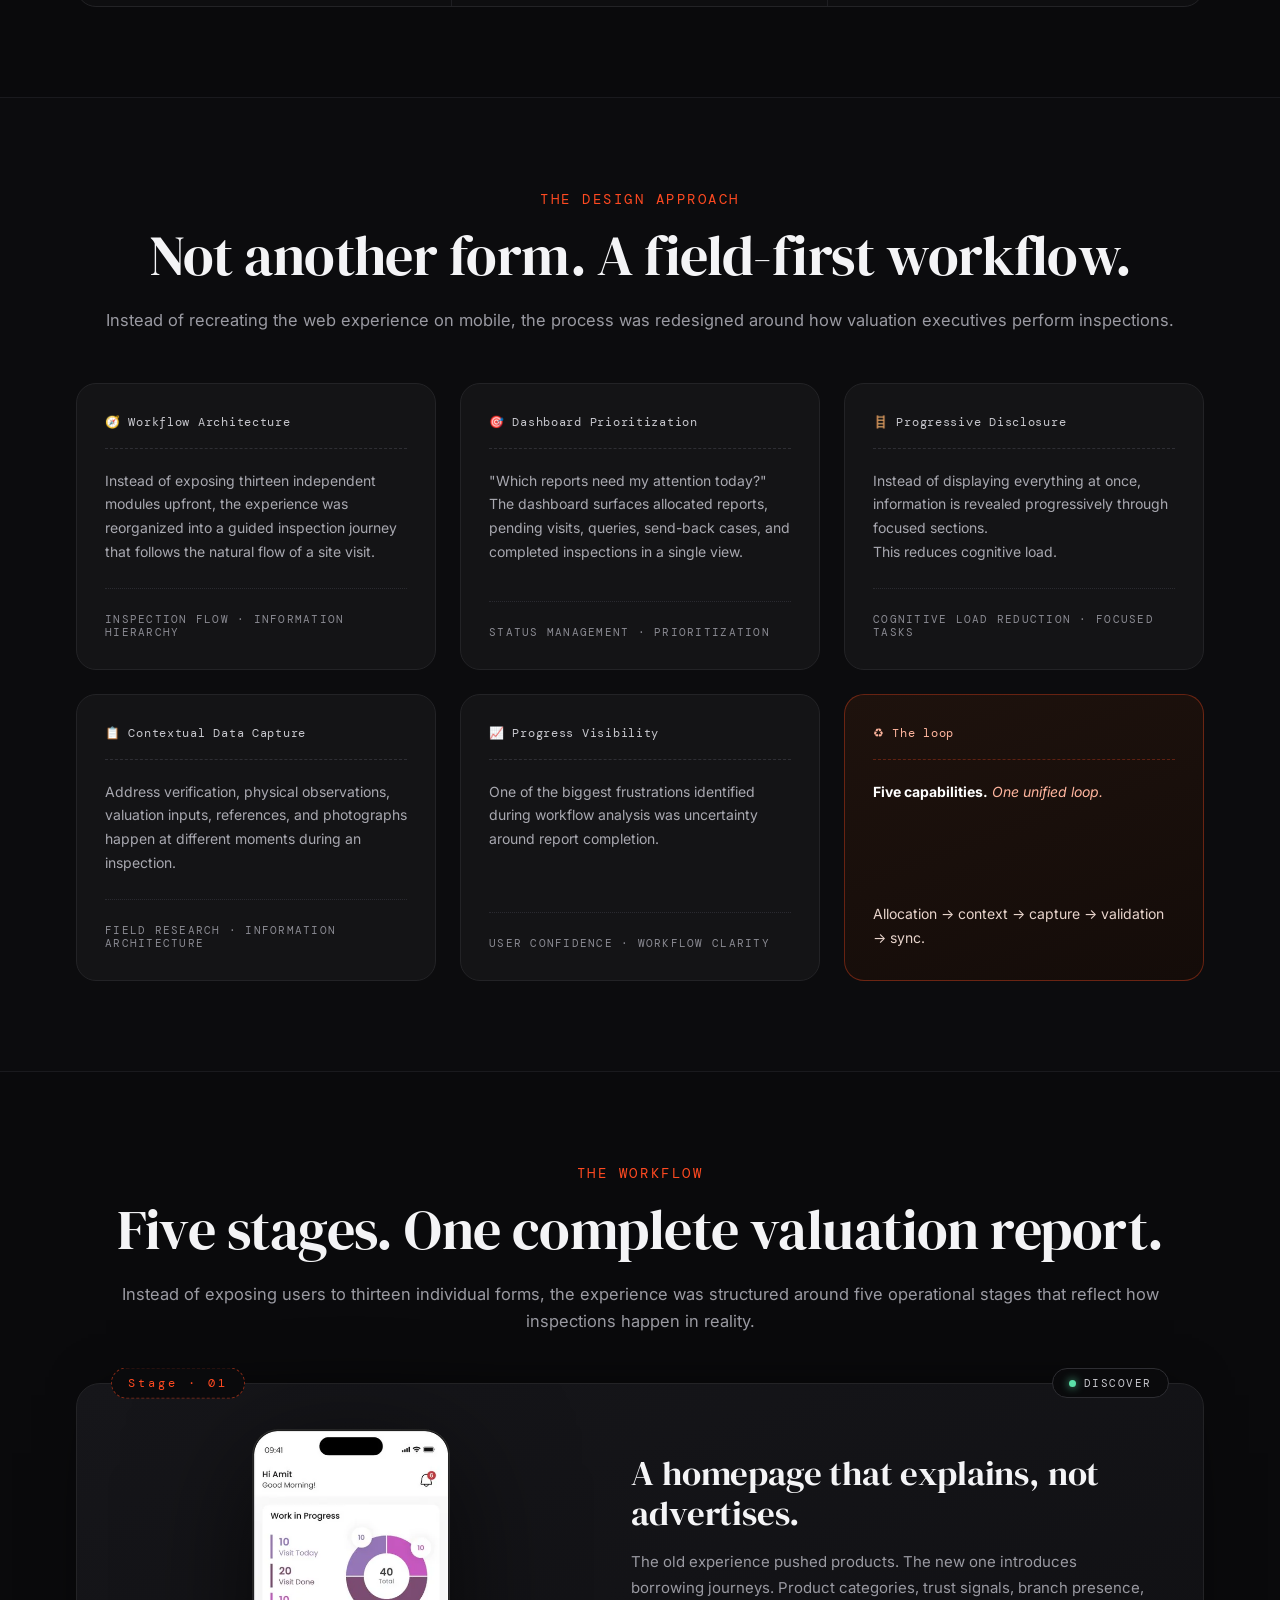
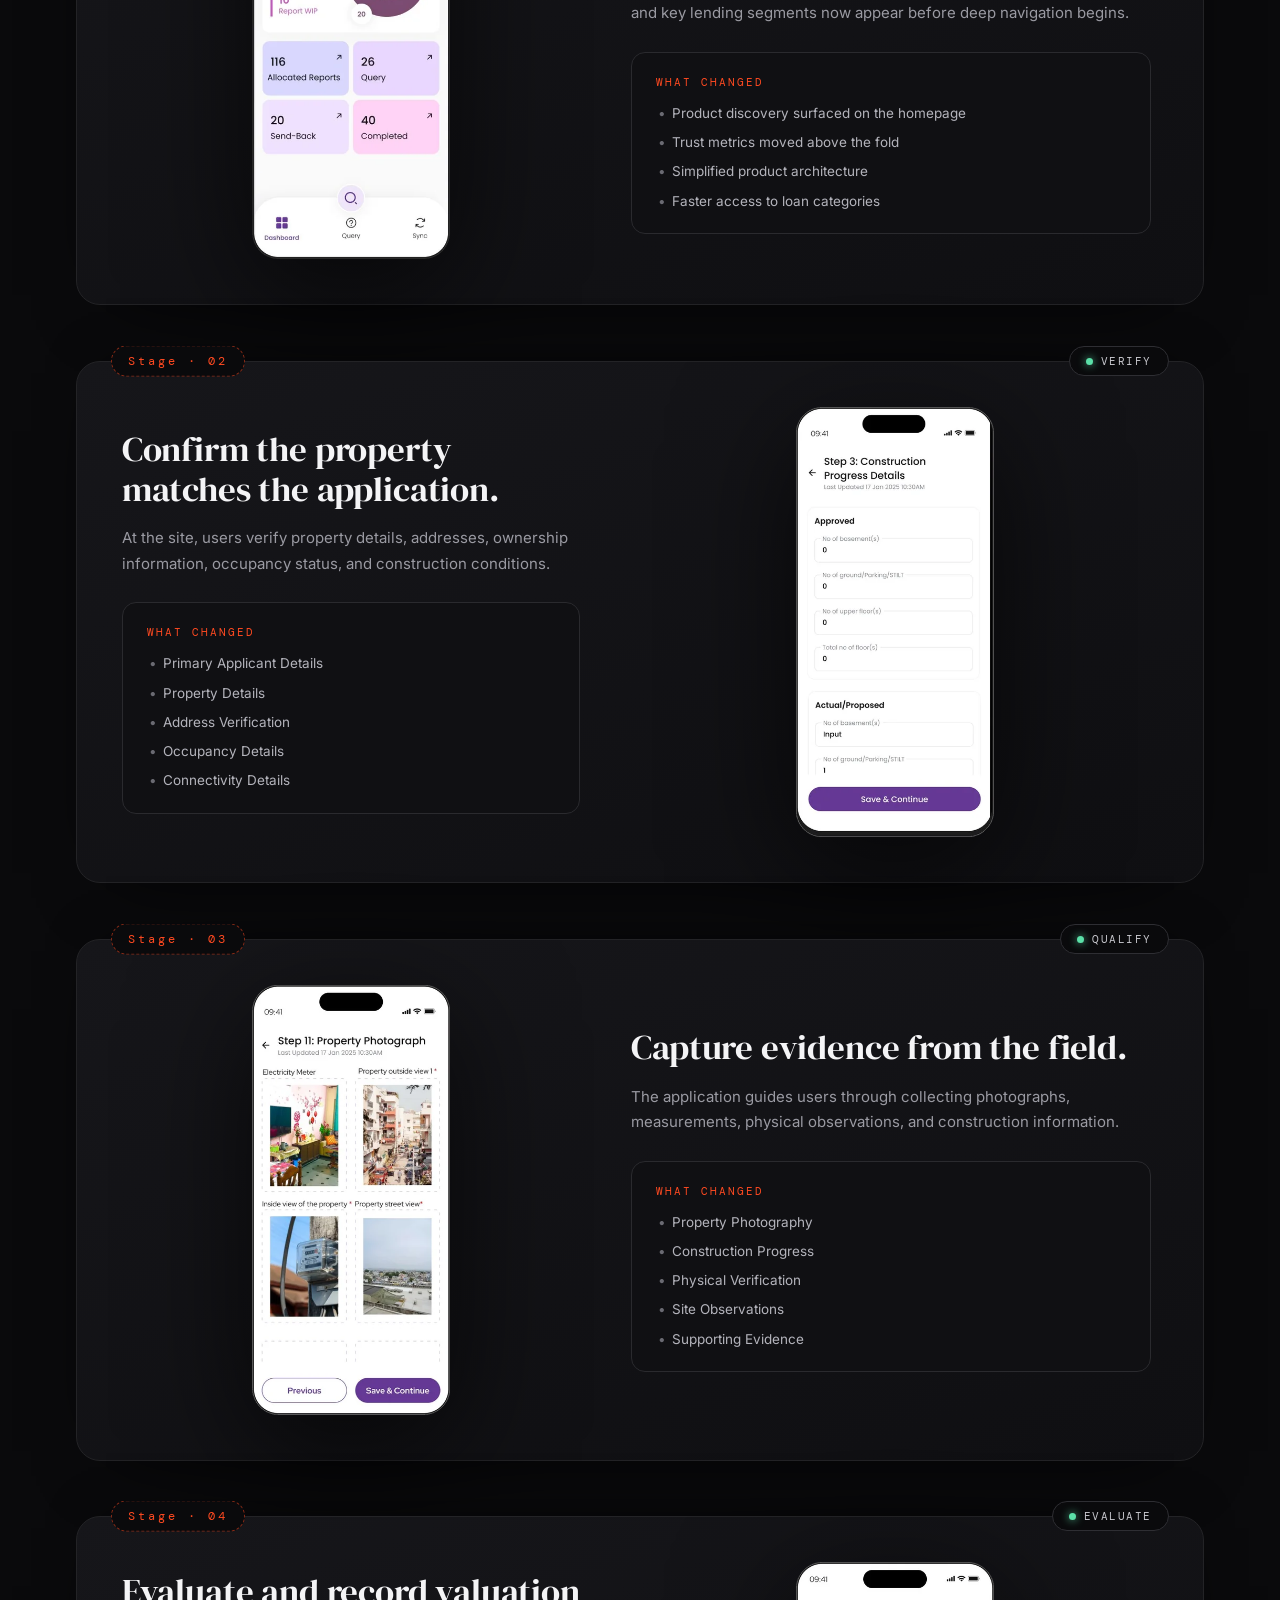
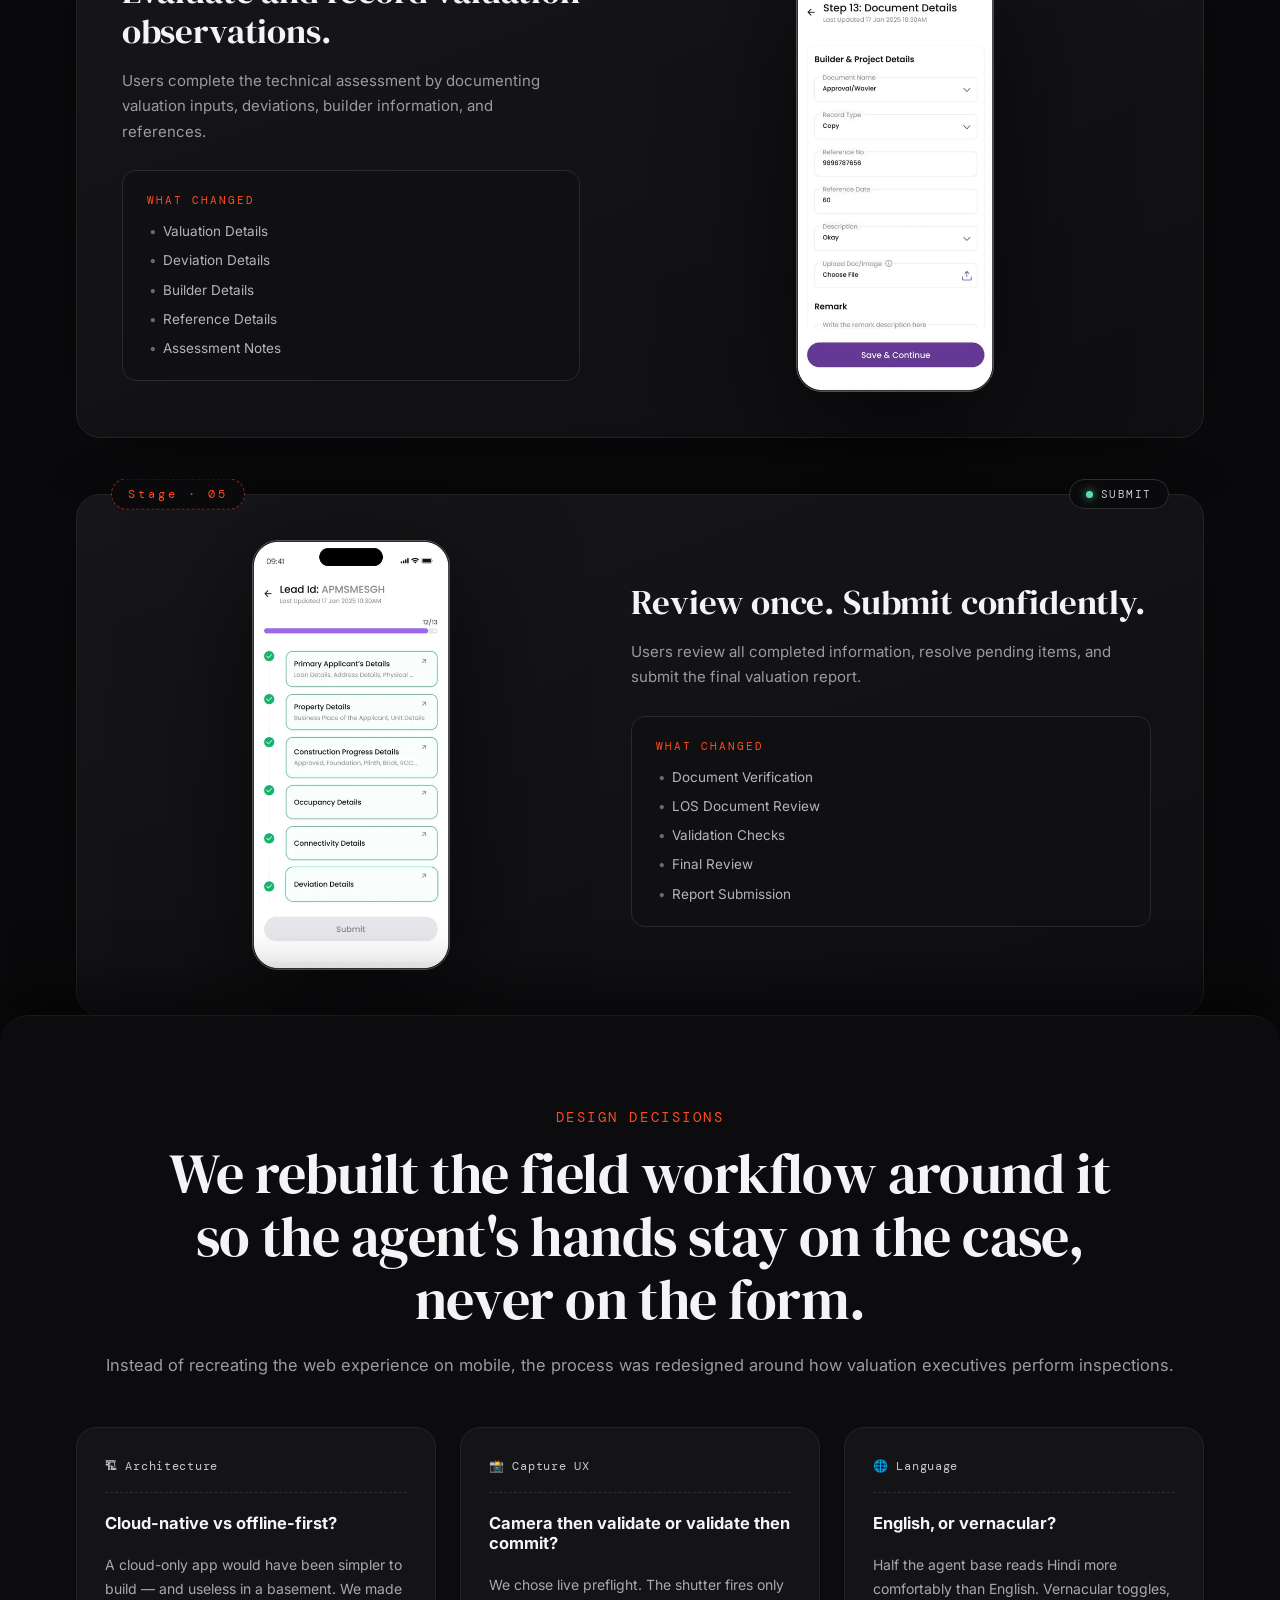
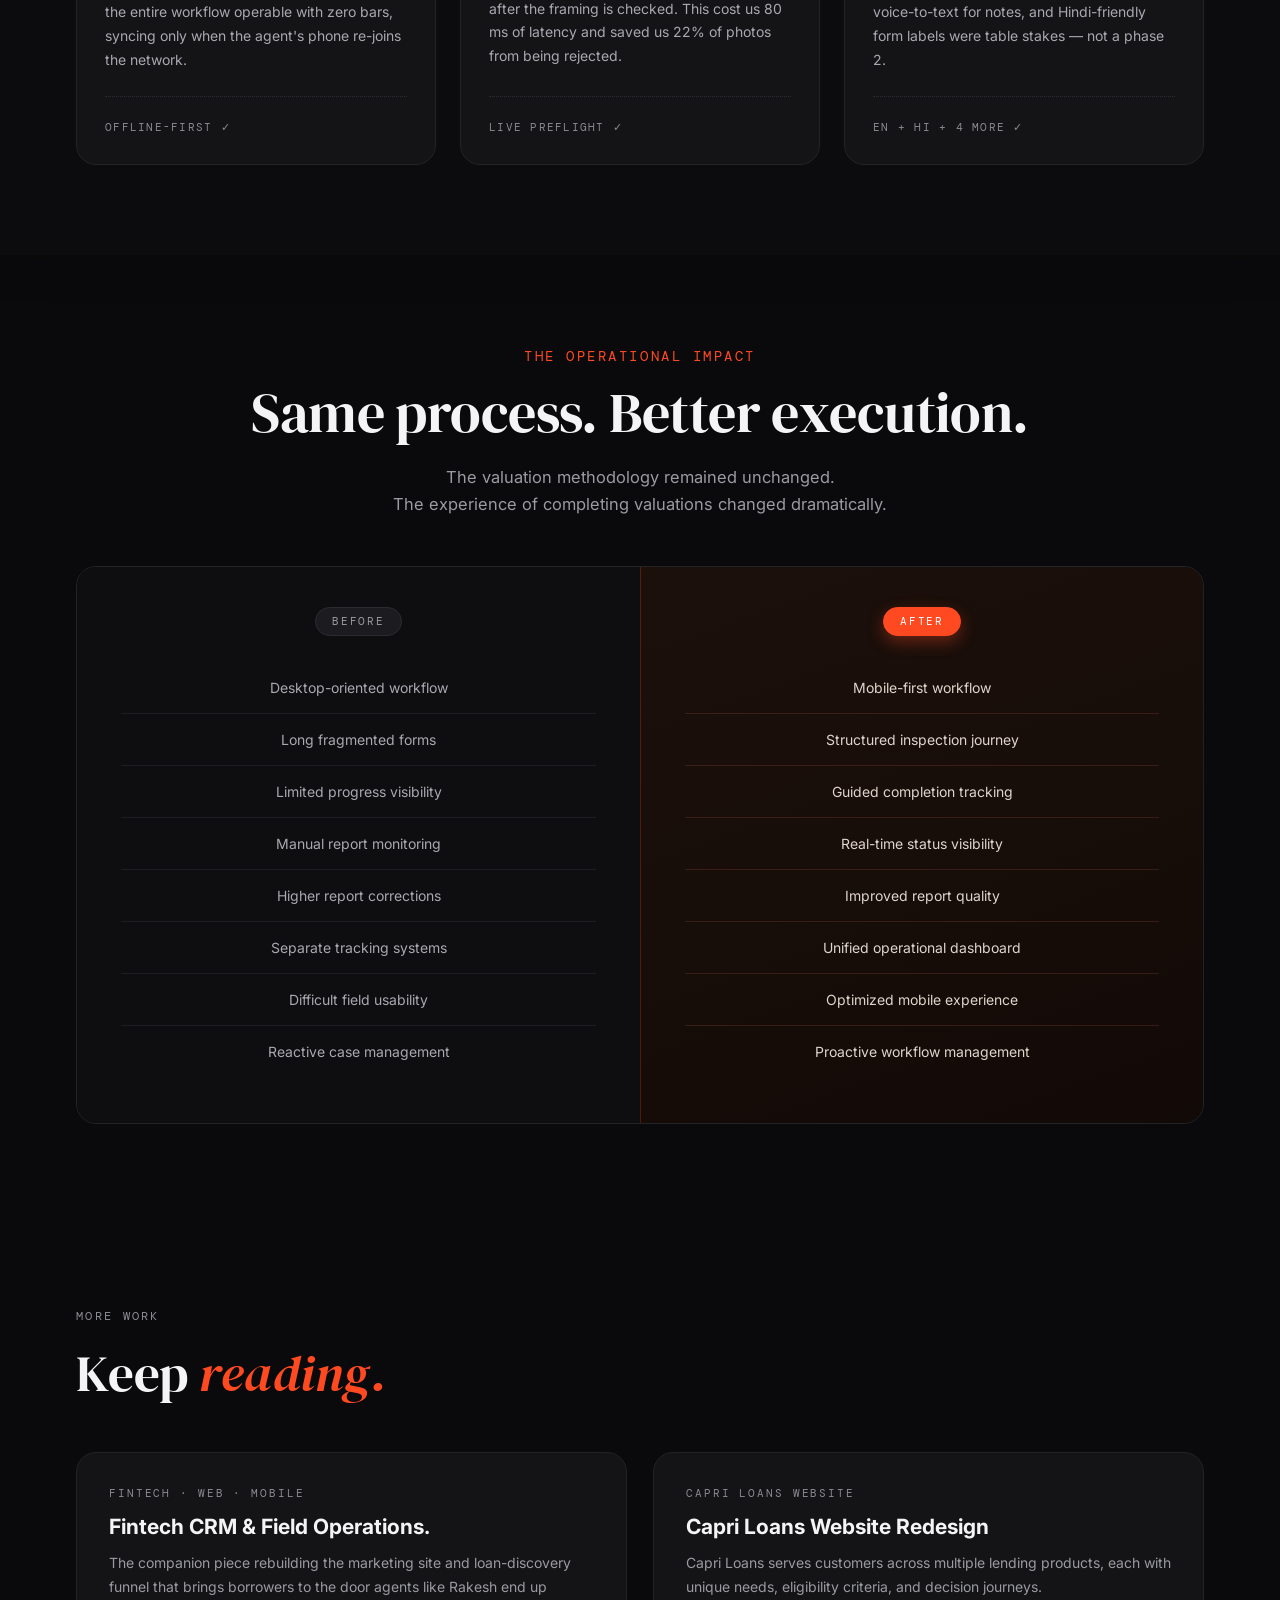
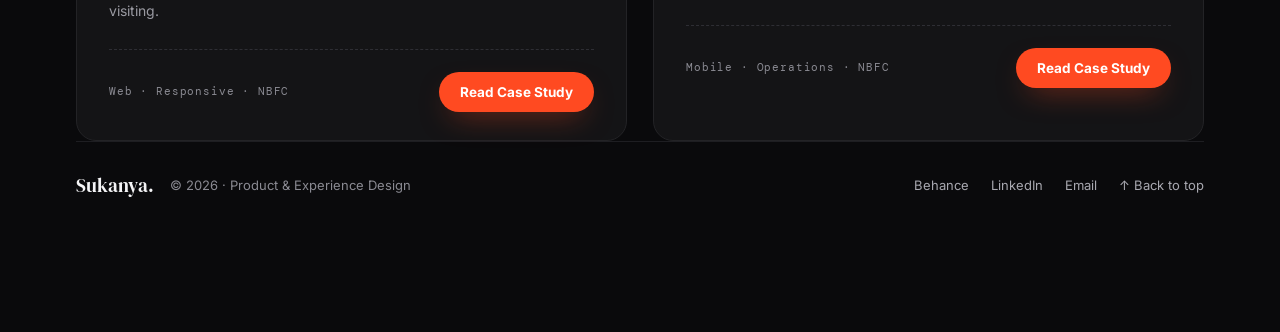
<file: uploads/technical-valuation.html>
<!DOCTYPE html>
<html lang="en">
<head>
<meta charset="UTF-8">
<meta name="viewport" content="width=device-width, initial-scale=1.0">
<title>Technical Valuation App — Case Study | Sukanya</title>
<link rel="preconnect" href="https://fonts.googleapis.com">
<link rel="preconnect" href="https://fonts.gstatic.com" crossorigin>
<link href="https://fonts.googleapis.com/css2?family=DM+Serif+Display:ital@0;1&family=DM+Mono:ital,wght@0,300;0,400;0,500;1,400&family=Inter:wght@400;500;600;700;800&display=swap" rel="stylesheet">
<style>
:root{
  --orange:#FF4A21;
  --orange-dark:#E8421D;
  --bg:#0A0A0C;
  --panel:#111113;
  --ink:#F4F4F6;
  --body:#B4B4BC;
  --body-2:#9A9AA2;
  --line:#232326;
  --dark:#0A0A0C;
  --dark-card:#141416;
  --serif:'DM Serif Display',Georgia,serif;
  --sans:'Inter',-apple-system,BlinkMacSystemFont,sans-serif;
  --mono:'DM Mono',monospace;
  --ease:cubic-bezier(.22,.61,.36,1);
}
*{margin:0;padding:0;box-sizing:border-box}
html{scroll-behavior:smooth}
body{font-family:var(--sans);background:var(--bg);color:var(--body);-webkit-font-smoothing:antialiased;overflow-x:hidden}
a{text-decoration:none;color:inherit}
.container{max-width:1240px;margin:0 auto;padding:0 56px}

/* ============ NAV (same as portfolio) ============ */
.nav-wrap{position:sticky;top:14px;z-index:100;display:flex;justify-content:center;padding-top:14px;transition:transform .45s var(--ease)}
.nav-wrap.hide{transform:translateY(-130%)}
.nav-pill{display:flex;align-items:center;gap:6px;background:rgba(20,20,22,.78);backdrop-filter:blur(16px);-webkit-backdrop-filter:blur(16px);border:1px solid #232326;border-radius:999px;padding:6px 6px 6px 14px;box-shadow:0 10px 30px rgba(0,0,0,.45);transition:.3s}
.nav-wrap.scrolled .nav-pill{border-color:#2E2E32;background:rgba(16,16,18,.88)}
.nav-link{display:flex;align-items:center;gap:7px;font-size:13.5px;font-weight:600;color:#C8C8CE;padding:9px 13px;border-radius:999px;cursor:pointer;transition:.2s}
.nav-link:hover{background:rgba(255,74,33,.12);color:var(--orange)}
.nav-link:hover svg{stroke:var(--orange)}
.nav-link svg{width:15px;height:15px;stroke:#9A9AA2;transition:.2s}
.nav-cta{display:flex;align-items:center;gap:8px;background:var(--orange);color:#fff;font-size:13.5px;font-weight:700;padding:11px 20px;border-radius:999px;cursor:pointer;transition:.2s;box-shadow:0 4px 14px rgba(255,74,33,.35)}
.nav-cta:hover{background:#15151A;box-shadow:0 8px 22px rgba(0,0,0,.3)}
.nav-cta svg{width:15px;height:15px;stroke:#fff}

/* ============ THREAD RAIL ============ */
.thread{position:fixed;left:26px;top:0;bottom:0;width:2px;z-index:90;pointer-events:none}
.thread .track{position:absolute;inset:0;background:#1E1E22}
.thread .fill{position:absolute;top:0;left:0;width:100%;height:0;background:linear-gradient(180deg,#FF6A3D,var(--orange))}
.thread .needle{position:absolute;left:50%;top:0;width:11px;height:11px;border-radius:50%;transform:translate(-50%,-50%);background:var(--orange);box-shadow:0 0 0 4px rgba(255,74,33,.18),0 0 18px rgba(255,74,33,.8)}
.thread .stop{position:absolute;left:50%;width:7px;height:7px;border-radius:50%;transform:translate(-50%,-50%);background:var(--bg);border:1.5px solid #3A3A40;transition:background .3s,border-color .3s,box-shadow .3s}
.thread .stop.lit{background:var(--orange);border-color:var(--orange);box-shadow:0 0 10px rgba(255,74,33,.7)}
@media(max-width:1100px){.thread{display:none}}

/* ============ REVEAL / MOTION ============ */
.r{opacity:0;transform:translateY(28px);transition:opacity .8s var(--ease),transform .8s var(--ease)}
.r.in{opacity:1;transform:none}
@keyframes fadeUp{from{opacity:0;transform:translateY(26px)}to{opacity:1;transform:translateY(0)}}
.no-motion .r{opacity:1!important;transform:none!important;transition:none!important}
.no-motion *{animation-duration:.001s!important;animation-iteration-count:1!important}
@media (prefers-reduced-motion: reduce){*,*::before,*::after{animation:none!important;transition:none!important}}

/* ============ TYPE / SECTION HEADS ============ */
.eyebrow{font-family:var(--mono);font-size:14px;letter-spacing:.18em;color:var(--orange);font-weight:400}
.sec-head{text-align:center;padding:90px 24px 48px}
.sec-head h2{font-family:var(--serif);font-weight:400;font-size:clamp(36px,4.4vw,58px);margin-top:16px;letter-spacing:-.01em;color:var(--ink);line-height:1.12}
.sec-head h2 em{font-weight:400}
.sec-sub{font-size:16.5px;color:#9A9AA2;margin-top:20px;max-width:1100px;margin-left:auto;margin-right:auto;line-height:1.65}

/* ============ HERO ============ */
.hero{text-align:center;padding:90px 24px 90px;position:relative;overflow:hidden}
.hero::before{content:"";position:absolute;top:-30%;left:50%;transform:translateX(-50%);width:1100px;height:900px;background:radial-gradient(circle,rgba(255,74,33,.10) 0%,rgba(255,74,33,.04) 38%,transparent 68%);pointer-events:none}
.hero>*{position:relative}
.hero-sub,.hero-meta,.hero .hero-email,.hero-phones{animation:fadeUp .9s cubic-bezier(.2,.7,.2,1) backwards}
.hero-phones{animation-delay:.05s}.hero h1 .hl-in{}
.hero-sub{animation-delay:.42s}.hero-meta{animation-delay:.54s}.hero .hero-email{animation-delay:.66s}
.hero-phones{position:relative;height:480px;display:flex;align-items:center;justify-content:center;margin-bottom:54px}
.ph-img{position:absolute;height:400px;width:auto;filter:drop-shadow(0 30px 60px rgba(0,0,0,.65))}
.ph-left{z-index:1;height:372px;animation:phInL 1s cubic-bezier(.22,.61,.36,1) .15s both,phFloatL 7.5s ease-in-out 1.6s infinite}
.ph-mid{z-index:2;height:420px;animation:phInM .9s cubic-bezier(.22,.61,.36,1) both,phFloatM 6.5s ease-in-out 1.2s infinite}
.ph-right{z-index:1;height:372px;animation:phInR 1s cubic-bezier(.22,.61,.36,1) .3s both,phFloatR 7.5s ease-in-out 2s infinite}
@keyframes phInM{from{opacity:0;transform:translateY(54px) scale(.96)}to{opacity:1;transform:translateY(0) scale(1)}}
@keyframes phInL{from{opacity:0;transform:translateX(-60px) translateY(40px) rotate(-4deg)}to{opacity:1;transform:translateX(-150px) translateY(0) rotate(0)}}
@keyframes phInR{from{opacity:0;transform:translateX(60px) translateY(40px) rotate(4deg)}to{opacity:1;transform:translateX(150px) translateY(0) rotate(0)}}
@keyframes phFloatM{0%,100%{transform:translateY(0)}50%{transform:translateY(-14px)}}
@keyframes phFloatL{0%,100%{transform:translateX(-150px) translateY(0) rotate(0)}50%{transform:translateX(-150px) translateY(10px) rotate(-1.1deg)}}
@keyframes phFloatR{0%,100%{transform:translateX(150px) translateY(0) rotate(0)}50%{transform:translateX(150px) translateY(-10px) rotate(1.1deg)}}
.hero h1{font-family:var(--serif);font-weight:400;font-size:clamp(40px,5.4vw,72px);letter-spacing:-.01em;line-height:1.08;color:var(--ink)}
.hl{display:block;overflow:hidden;padding-bottom:.08em;margin-bottom:-.08em}
.hl-in{display:inline-block;transform:translateY(115%)}
body.loaded .hl-in{animation:lineup 1s var(--ease) forwards;animation-delay:.15s}
@keyframes lineup{to{transform:translateY(0)}}
.hero-sub{font-size:16.5px;color:#9A9AA2;margin-top:24px;max-width:1060px;margin-left:auto;margin-right:auto;line-height:1.7}
.hero-meta{display:flex;flex-wrap:wrap;gap:10px;justify-content:center;margin-top:32px}
.hmeta{font-family:var(--mono);font-size:11px;letter-spacing:.12em;text-transform:uppercase;color:#C2C2CA;border:1px solid #2A2A2E;background:#141416;border-radius:999px;padding:8px 16px}
.hmeta.live{color:var(--orange);border:1px dashed rgba(255,74,33,.5);display:inline-flex;align-items:center;gap:8px}
.hmeta.live i{width:7px;height:7px;border-radius:50%;background:var(--orange);box-shadow:0 0 9px rgba(255,74,33,.9);animation:chip-pulse 2.1s infinite}
@keyframes chip-pulse{0%,100%{opacity:1}50%{opacity:.35}}
.hero-email{display:inline-flex;align-items:center;gap:10px;background:var(--orange);color:#fff;font-size:14px;font-weight:600;padding:15px 26px;border-radius:14px;margin-top:38px;transition:.2s;box-shadow:0 10px 24px rgba(255,74,33,.3)}
.hero-email:hover{background:#121214;box-shadow:0 12px 28px rgba(0,0,0,.28)}
.hero-email svg{width:16px;height:16px;stroke:#fff}

/* ============ GROUND REALITY ============ */
.ground{background:#0C0C0E;border-top:1px solid #1A1A1E;border-bottom:1px solid #1A1A1E;padding-bottom:90px}
.timeline{border:1px solid #232326;border-radius:20px;overflow:hidden;background:#101013}
.tl-grid{display:grid;grid-template-columns:repeat(4,1fr)}
.tl-cell{padding:30px 26px;border-right:1px solid #1E1E22;border-bottom:1px solid #1E1E22}
.tl-cell:nth-child(4n){border-right:none}
.tl-cell:nth-child(n+5){border-bottom:none}
.tl-time{font-family:var(--mono);font-size:11.5px;letter-spacing:.14em;color:var(--orange)}
.tl-cell h4{font-size:16.5px;font-weight:700;color:var(--ink);margin-top:12px}
.tl-cell p{font-size:13px;line-height:1.6;color:#9A9AA2;margin-top:10px}
.tl-tag{display:inline-block;font-family:var(--mono);font-size:9.5px;letter-spacing:.12em;color:#FF8A66;border:1px dashed rgba(255,74,33,.4);border-radius:6px;padding:5px 10px;margin-top:14px;background:rgba(255,74,33,.05)}
.tl-tag.neutral{color:#A8A8B0;border-color:#3A3A42;background:rgba(244,244,246,.02)}
.heard{display:grid;grid-template-columns:repeat(3,1fr);gap:44px;margin-top:54px}
.heard-label{font-family:var(--mono);font-size:10.5px;letter-spacing:.18em;color:#8A8A92}
.heard q,.heard .qt{display:block;quotes:none;font-size:17px;line-height:1.65;color:#D4D4DA;margin-top:16px}
.heard .who{font-family:var(--mono);font-size:11px;letter-spacing:.08em;color:#7A7A82;margin-top:14px}

/* ============ OPERATIONAL CHALLENGE ============ */
.challenge{padding-bottom:90px}
.ch-grid{border:1px solid #232326;border-radius:20px;overflow:hidden;display:grid;grid-template-columns:repeat(3,1fr);background:#0E0E10}
.ch-cell{padding:42px 34px 38px;border-right:1px solid #1E1E22;border-bottom:1px solid #1E1E22;display:flex;flex-direction:column}
.ch-cell:nth-child(3n){border-right:none}
.ch-cell:nth-child(n+4){border-bottom:none}
.ch-num{font-family:var(--mono);font-size:12px;letter-spacing:.1em;color:var(--orange)}
.ch-cell h4{font-size:18px;font-weight:700;color:var(--ink);margin-top:18px}
.ch-cell p{font-size:13.5px;line-height:1.65;color:#9A9AA2;margin-top:14px}
.ch-foot{font-family:var(--mono);font-size:10.5px;letter-spacing:.14em;color:#B8B8C0;margin-top:auto;padding-top:30px}

/* ============ DESIGN APPROACH / DECISIONS CARDS ============ */
.approach{background:#0C0C0E;border-top:1px solid #1A1A1E;border-bottom:1px solid #1A1A1E;padding-bottom:90px}
.ap-grid{display:grid;grid-template-columns:repeat(3,1fr);gap:24px}
.ap-card{background:var(--dark-card);border:1px solid #232326;border-radius:20px;padding:30px 28px;transition:.3s;display:flex;flex-direction:column}
.ap-card:hover{border-color:rgba(255,74,33,.45);box-shadow:0 22px 48px rgba(255,74,33,.1)}
.ap-head{display:flex;align-items:center;gap:9px;font-family:var(--mono);font-size:12px;letter-spacing:.06em;color:#C8C8CE;padding-bottom:18px;border-bottom:1px dashed #2E2E34}
.ap-card h4{font-size:16.5px;font-weight:700;color:var(--ink);margin-top:20px}
.ap-card p{font-size:14px;line-height:1.7;color:#A8A8B0;margin-top:14px}
.ap-card p:first-of-type{margin-top:20px}
.ap-card.no-title p:first-of-type{margin-top:20px}
.ap-foot{font-family:var(--mono);font-size:10.5px;letter-spacing:.12em;color:#8A8A92;margin-top:auto;padding-top:24px;border-top:1px dotted #2A2A30;margin-top:24px}
.ap-card .grow{flex:1}
.ap-card.loop{background:linear-gradient(160deg,#1E120D,#140C09);border:1px solid rgba(255,74,33,.35)}
.ap-card.loop .ap-head{color:#FFB59E;border-bottom-color:rgba(255,74,33,.3)}
.ap-card.loop p{color:#E8D4CC}
.ap-card.loop p b{color:#fff}
.ap-card.loop p em{color:#FFB59E}

/* ============ WORKFLOW STAGE STACK (same system as portfolio cases) ============ */
.stage-stack{position:relative;max-width:1240px;margin:0 auto;padding:0 56px}
.stage{position:sticky;top:calc(86px + var(--i,0)*14px);margin-bottom:56px;background:linear-gradient(160deg,#16161A,#0F0F12);border:1px solid #232326;border-radius:24px;padding:clamp(26px,3.5vw,52px);box-shadow:0 -18px 50px -30px rgba(0,0,0,.8),0 30px 70px -40px rgba(0,0,0,.7);will-change:transform,filter;transform-origin:50% 0;backface-visibility:hidden}
.stage-stack section.stage:nth-of-type(1){--i:0}
.stage-stack section.stage:nth-of-type(2){--i:1}
.stage-stack section.stage:nth-of-type(3){--i:2}
.stage-stack section.stage:nth-of-type(4){--i:3}
.stage-stack section.stage:nth-of-type(5){--i:4}
.stage:last-child{margin-bottom:0}
@media(min-width:921px){
  .stage-stack{padding-bottom:70vh}
  .decisions{margin-top:-70vh;position:relative;z-index:5;border-radius:30px 30px 0 0;box-shadow:0 -24px 60px rgba(0,0,0,.55)}
}
.case-num{position:absolute;top:-1px;left:34px;transform:translateY(-50%);font-family:var(--mono);font-size:11.5px;letter-spacing:.26em;color:var(--orange);background:var(--bg);border:1px dashed rgba(255,74,33,.5);border-radius:100px;padding:7px 16px;z-index:2}
.case-chip{position:absolute;top:-1px;right:34px;transform:translateY(-50%);display:inline-flex;align-items:center;gap:8px;font-family:var(--mono);font-size:11px;letter-spacing:.14em;text-transform:uppercase;color:#C8C8CE;background:var(--bg);border:1px solid #2E2E33;border-radius:100px;padding:7px 16px;z-index:2}
.case-chip .dot{position:static;flex:0 0 7px;width:7px;height:7px;border-radius:50%;background:#5BE0A8;box-shadow:0 0 9px rgba(91,224,168,.9);animation:chip-pulse 2.1s infinite}
.stage-grid{display:grid;grid-template-columns:1fr 1.15fr;gap:clamp(26px,4vw,60px);align-items:center}
.stage-grid .stage-visual{order:1}
.stage-grid .stage-content{order:2}
.stage.flip .stage-visual{order:2}
.stage.flip .stage-content{order:1}
.stage-visual{perspective:1100px;display:flex;justify-content:center}
.stage-visual>:first-child{transform-style:preserve-3d;transition:transform .5s var(--ease),filter .5s var(--ease)}
.stage:hover .stage-visual>:first-child{filter:drop-shadow(0 26px 50px rgba(255,74,33,.12))}
/* per-stage entrance: visuals slide in from their side, content fades up */
.stage .stage-visual{opacity:0;transform:translateX(-56px);transition:opacity .9s var(--ease),transform .9s var(--ease)}
.stage.flip .stage-visual{transform:translateX(56px)}
.stage .stage-content{opacity:0;transform:translateY(34px);transition:opacity .9s var(--ease) .12s,transform .9s var(--ease) .12s}
.stage.seen .stage-visual,.stage.seen .stage-content{opacity:1;transform:none}
.no-motion .stage .stage-visual,.no-motion .stage .stage-content{opacity:1!important;transform:none!important;transition:none!important}
@keyframes stageBob{0%,100%{transform:translateY(0)}50%{transform:translateY(-9px)}}
.stage.seen .stage-visual{animation:stageBob 6.5s ease-in-out 1.2s infinite}
.stage h3{font-family:var(--serif);font-weight:400;font-size:clamp(26px,2.7vw,38px);letter-spacing:-.005em;line-height:1.15;color:var(--ink)}
.stage p.desc{font-size:15px;line-height:1.7;color:#9A9AA2;margin-top:16px;max-width:520px}
.changed{border:1px solid #2A2A2E;background:#101013;border-radius:14px;padding:22px 24px;margin-top:26px;max-width:520px}
.changed .lbl{font-family:var(--mono);font-size:11px;letter-spacing:.18em;color:var(--orange)}
.changed ul{list-style:none;margin-top:14px}
.changed li{position:relative;padding-left:16px;font-size:13.5px;line-height:1.5;color:#B4B4BC;margin-bottom:9px}
.changed li:last-child{margin-bottom:0}
.changed li::before{content:"•";position:absolute;left:2px;color:#6A6A72}
.stage-ph{height:430px;width:auto;filter:drop-shadow(0 30px 60px rgba(0,0,0,.65))}

/* ============ DESIGN DECISIONS ============ */
.decisions{background:#0C0C0E;border-top:1px solid #1A1A1E;padding-bottom:90px}
.decisions .sec-head h2{max-width:1000px;margin-left:auto;margin-right:auto}

/* ============ IMPACT ============ */
.impact{padding-bottom:90px}
.ba{display:grid;grid-template-columns:1fr 1fr;border:1px solid #232326;border-radius:20px;overflow:hidden}
.ba-col{padding:40px 44px 46px;background:#0E0E10}
.ba-col.after{background:linear-gradient(160deg,#1C100B,#120A07);border-left:1px solid rgba(255,74,33,.25)}
.ba-pill{display:inline-block;font-family:var(--mono);font-size:10.5px;letter-spacing:.18em;border-radius:999px;padding:7px 16px;margin:0 auto 26px;display:block;width:max-content}
.ba-col .ba-pill{background:#1C1C20;border:1px solid #2C2C30;color:#9A9AA2}
.ba-col.after .ba-pill{background:var(--orange);border:1px solid var(--orange);color:#fff;box-shadow:0 6px 16px rgba(255,74,33,.35)}
.ba-row{text-align:center;font-size:14px;color:#A8A8B0;padding:17px 0;border-bottom:1px solid #1E1E22}
.ba-col.after .ba-row{color:#E0D4CC;border-bottom-color:rgba(255,138,102,.14)}
.ba-row:last-child{border-bottom:none}

/* ============ KEEP READING / FOOTER ============ */
.more{padding:90px 0}
.more .eyebrow{font-size:11.5px;letter-spacing:.2em;color:#8A8A92}
.more h2{font-family:var(--serif);font-weight:400;font-size:clamp(34px,4vw,52px);color:var(--ink);margin-top:14px}
.more h2 em{color:var(--orange);font-style:italic}
.more-grid{display:grid;grid-template-columns:1fr 1fr;gap:26px;margin-top:44px}
.more-card{background:var(--dark-card);border:1px solid #232326;border-radius:20px;padding:34px 32px 28px;display:flex;flex-direction:column;transition:.3s}
.more-card:hover{border-color:rgba(255,74,33,.45);box-shadow:0 22px 48px rgba(255,74,33,.1)}
.more-card .mc-eyebrow{font-family:var(--mono);font-size:10.5px;letter-spacing:.18em;color:#8A8A92}
.more-card h4{font-size:21px;font-weight:700;color:var(--ink);margin-top:14px}
.more-card p{font-size:14px;line-height:1.7;color:#9A9AA2;margin-top:12px}
.mc-foot{display:flex;align-items:center;justify-content:space-between;gap:14px;margin-top:26px;padding-top:22px;border-top:1px dashed #2E2E34}
.mc-tags{font-family:var(--mono);font-size:10.5px;letter-spacing:.08em;color:#8A8A92}
.btn-orange{display:inline-flex;align-items:center;gap:10px;background:var(--orange);color:#fff;font-size:13.5px;font-weight:700;padding:12px 21px;border-radius:100px;transition:background .25s,box-shadow .35s;box-shadow:0 12px 30px -12px rgba(255,74,33,.55);white-space:nowrap}
.btn-orange:hover{background:#15151A;box-shadow:0 10px 24px rgba(0,0,0,.28)}
.footer-bar{border-top:1px solid #1E1E22;padding:30px 0 44px;display:flex;align-items:center;justify-content:space-between;gap:16px}
.fb-brand{display:flex;align-items:center;gap:16px}
.fb-brand .logo{font-family:var(--serif);font-size:19px;color:var(--ink)}
.fb-brand span{font-size:13px;color:#8A8A92}
.fb-links{display:flex;align-items:center;gap:22px;font-size:13px;color:#A8A8B0}
.fb-links a:hover{color:var(--orange)}

/* ============ RESPONSIVE ============ */
@media(max-width:1024px){
 .container,.stage-stack{padding-left:36px;padding-right:36px}
 .hero h1{font-size:clamp(34px,6.4vw,58px)}
 .sec-head h2{font-size:clamp(30px,5.2vw,44px)}
 .tl-grid{grid-template-columns:1fr 1fr}
 .tl-cell:nth-child(2n){border-right:none}
 .tl-cell:nth-child(4n){border-right:none}
 .tl-cell:nth-child(n+5){border-bottom:1px solid #1E1E22}
 .tl-cell:nth-child(n+7){border-bottom:none}
 .heard{grid-template-columns:1fr;gap:32px}
 .ch-grid,.ap-grid{grid-template-columns:1fr 1fr}
 .ch-cell:nth-child(3n){border-right:1px solid #1E1E22}
 .ch-cell:nth-child(2n){border-right:none}
 .ch-cell:nth-child(n+4){border-bottom:1px solid #1E1E22}
 .ch-cell:nth-child(n+5){border-bottom:none}
 .stage-grid{grid-template-columns:1fr;gap:40px}
 .stage.flip .stage-visual{order:1}
 .stage.flip .stage-content{order:2}
 .ba{grid-template-columns:1fr}
 .ba-col.after{border-left:none;border-top:1px solid rgba(255,74,33,.25)}
 .more-grid{grid-template-columns:1fr}
 .hero-phones{transform:scale(.92);height:440px}
}
@media(max-width:920px){
 .stage{position:static;top:auto}
 .stage:last-child{margin-bottom:60px}
}
@media(max-width:680px){
 .container,.stage-stack{padding-left:20px;padding-right:20px}
 .sec-head{padding:64px 18px 36px}
 .sec-head h2{font-size:clamp(25px,7.2vw,32px)}
 .sec-sub{font-size:14px}
 .eyebrow{font-size:12px}
 .hero{padding:72px 14px 64px}
 .hero h1{font-size:clamp(30px,8.8vw,40px)}
 .hero-sub{font-size:14px}
 .hero-phones{height:300px;transform:scale(.6);margin-bottom:10px}
 .hmeta{font-size:9px;padding:6px 11px}
 .nav-link span{display:none}
 .tl-grid{grid-template-columns:1fr}
 .tl-cell{border-right:none!important;border-bottom:1px solid #1E1E22!important}
 .tl-cell:last-child{border-bottom:none!important}
 .ch-grid,.ap-grid{grid-template-columns:1fr}
 .ch-cell{border-right:none!important;border-bottom:1px solid #1E1E22!important}
 .ch-cell:last-child{border-bottom:none!important}
 .stage{padding:54px 20px 26px;margin:0 0 30px;border-radius:20px}
 .case-num{left:14px;font-size:10px;letter-spacing:.18em;padding:6px 12px}
 .case-chip{right:14px;font-size:9px;padding:6px 11px}
 .stage h3{font-size:clamp(22px,6.4vw,27px)}
 .stage-ph{height:330px}
 .ba-col{padding:30px 22px 34px}
 .more{padding:64px 0}
 .footer-bar{flex-direction:column;text-align:center}
 .fb-brand{flex-direction:column;gap:6px}
}
</style>
</head>
<body>

<div class="thread" aria-hidden="true" id="thread">
  <div class="track"></div>
  <div class="fill" id="thread-fill"></div>
  <div class="needle" id="thread-needle"></div>
</div>

<!-- ===================== NAV ===================== -->
<div class="nav-wrap">
  <nav class="nav-pill">
    <a class="nav-link" href="portfolio.html">
      <svg viewBox="0 0 24 24" fill="none" stroke-width="2" stroke-linecap="round" stroke-linejoin="round"><path d="M3 11l9-7 9 7"/><path d="M5 9.5V20h5v-6h4v6h5V9.5"/></svg>
      <span>Home</span>
    </a>
    <a class="nav-cta" href="#">
      <svg viewBox="0 0 24 24" fill="none" stroke-width="2.2" stroke-linecap="round" stroke-linejoin="round"><path d="M12 4v11m0 0l-4-4m4 4l4-4M5 20h14"/></svg>
      Download Resume
    </a>
  </nav>
</div>

<!-- ===================== HERO ===================== -->
<header class="hero" id="top">
  <div class="hero-phones">
    <img class="ph-img ph-left" src="[data-uri]" alt="Primary Applicant's Details form screen" loading="eager"/>
    <img class="ph-img ph-mid" src="[data-uri]" alt="Field agent dashboard" loading="eager"/>
    <img class="ph-img ph-right" src="[data-uri]" alt="Property Details screen" loading="eager"/>
  </div>
  <h1><span class="hl"><span class="hl-in">Technical Valuation App</span></span></h1>
  <p class="hero-sub">The Technical Valuation App enables field executives to inspect properties, document site conditions, capture evidence, and submit valuation reports directly from the field. Previously, the process relied on a web portal that wasn't designed for on-site inspections. The new mobile experience transformed a fragmented documentation process into a structured workflow built around how field executives actually work.</p>
  <div class="hero-meta">
    <span class="hmeta">Fintech · NBFC</span>
    <span class="hmeta">AI Assisted UX</span>
    <span class="hmeta">Field Operations</span>
    <span class="hmeta live"><i></i>Live In Production</span>
    <span class="hmeta">Android · Offline-First</span>
  </div>
  <div>
    <a class="hero-email" href="mailto:kumarisukanya672@gmail.com">
      <svg viewBox="0 0 24 24" fill="none" stroke-width="1.8" stroke-linecap="round" stroke-linejoin="round"><rect x="3" y="5" width="18" height="14" rx="2.5"/><path d="M3 7l9 6 9-6"/></svg>
      kumarisukanya672@gmail.com
    </a>
  </div>
</header>

<!-- ===================== GROUND REALITY ===================== -->
<section class="ground" id="ground">
  <div class="sec-head r">
    <span class="eyebrow">Ground Reality</span>
    <h2>A day on the ground is never what the spec says it is.</h2>
    <p class="sec-sub">Before the design, the research. Eight ride-alongs across Mumbai, Jaipur and Pune with field collection and verification agents — a brutal mix of traffic, dead zones, wrong addresses, and forms that don't forgive a mistyped digit.</p>
  </div>
  <div class="container">
    <div class="timeline r">
      <div class="tl-grid">
        <div class="tl-cell">
          <div class="tl-time">06:30 AM</div>
          <h4>Day starts at home</h4>
          <p>Manager has pre-allocated 14 cases overnight. Agent scans paper list, screenshots WhatsApp updates.</p>
          <span class="tl-tag neutral">ALLOCATION</span>
        </div>
        <div class="tl-cell">
          <div class="tl-time">08:10 AM</div>
          <h4>First visit · Andheri W</h4>
          <p>No prior context. Agent calls borrower to confirm pin. Borrower asleep. 22-minute delay.</p>
          <span class="tl-tag">FRICTION</span>
        </div>
        <div class="tl-cell">
          <div class="tl-time">09:45 AM</div>
          <h4>Property captured</h4>
          <p>3 photos taken on personal camera, uploaded later. Two come out blurred — re-visit booked.</p>
          <span class="tl-tag">RE-WORK RISK</span>
        </div>
        <div class="tl-cell">
          <div class="tl-time">10:20 AM</div>
          <h4>Address mismatch</h4>
          <p>Declared address is 400 m off. Agent has no tool to flag this — writes a note, hopes it's read.</p>
          <span class="tl-tag">DATA INTEGRITY</span>
        </div>
        <div class="tl-cell">
          <div class="tl-time">11:30 AM</div>
          <h4>Basement, no signal</h4>
          <p>Upload fails three times. Agent moves outside, retries. Loses 14 minutes per case to network.</p>
          <span class="tl-tag">OFFLINE REALITY</span>
        </div>
        <div class="tl-cell">
          <div class="tl-time">13:15 PM</div>
          <h4>Manager pings</h4>
          <p>"Where are you on cases #4 and #7?" — agent stops, replies, loses momentum. 6 such interruptions a day.</p>
          <span class="tl-tag neutral">COORDINATION</span>
        </div>
        <div class="tl-cell">
          <div class="tl-time">16:00 PM</div>
          <h4>Customer queries</h4>
          <p>Three borrowers call — repayment, PTP, EMI date. Agent juggles WhatsApp, paper, and an Excel sheet.</p>
          <span class="tl-tag">CONTEXT SWITCH</span>
        </div>
        <div class="tl-cell">
          <div class="tl-time">18:30 PM</div>
          <h4>End of day</h4>
          <p>42 minutes filling reports at home. 2 cases pending. Tomorrow starts with yesterday's debt.</p>
          <span class="tl-tag">CLOSEOUT</span>
        </div>
      </div>
    </div>
    <div class="heard r">
      <div>
        <div class="heard-label">— WHAT I HEARD</div>
        <span class="qt">"Mera customer ko nahi pata woh photo blur hai. Mujhe pata chalta hai jab manager call karta hai."</span>
        <div class="who">— Rakesh, Field Agent · Andheri Branch</div>
      </div>
      <div>
        <div class="heard-label">— WHAT I HEARD</div>
        <span class="qt">"Saath log, saath system. Har customer ke liye main alag screen kholta hoon."</span>
        <div class="who">— Sunil, Senior Agent · Pune Region</div>
      </div>
      <div>
        <div class="heard-label">— WHAT I HEARD</div>
        <span class="qt">"App offline chalna chahiye. Field mein network hota hi nahi."</span>
        <div class="who">— Anil, Collection Manager · Jaipur</div>
      </div>
    </div>
  </div>
</section>

<!-- ===================== OPERATIONAL CHALLENGE ===================== -->
<section class="challenge" id="challenge">
  <div class="sec-head r">
    <span class="eyebrow">THE OPERATIONAL CHALLENGE</span>
    <h2>Every incomplete report delays a loan decision.</h2>
    <p class="sec-sub">A technical valuation report directly influences underwriting decisions.<br>Missing details, inconsistent documentation, or incomplete evidence create operational delays and increase review effort.<br>The challenge wasn't collecting information. The challenge was collecting complete and accurate information consistently.</p>
  </div>
  <div class="container">
    <div class="ch-grid r">
      <div class="ch-cell">
        <div class="ch-num">01 / Fragmented Documentation</div>
        <h4>Scattered Workflows</h4>
        <p>Applicant details, property observations, photographs, references, valuation inputs, and supporting documents existed across multiple screens and processes.</p>
        <div class="ch-foot">USERS CONSTANTLY SWITCHED CONTEXTS</div>
      </div>
      <div class="ch-cell">
        <div class="ch-num">02 / Progress Visibility</div>
        <h4>"How much is left?" wasn't obvious.</h4>
        <p>The valuation process involved thirteen sections, but users had limited visibility into what was completed, pending, or missing. Incomplete reports often surfaced only during review.</p>
        <div class="ch-foot">DECISION BLOCKER</div>
      </div>
      <div class="ch-cell">
        <div class="ch-num">03 / Report Quality</div>
        <h4>Missing details were discovered late.</h4>
        <p>Photographs, address information, reference details, or valuation observations were often found incomplete only after submission.</p>
        <div class="ch-foot">REWORK RISK</div>
      </div>
      <div class="ch-cell">
        <div class="ch-num">04 / Documentation Complexity</div>
        <h4>Lengthy forms created friction.</h4>
        <p>Technical valuation required capturing detailed information across applicant, property, occupancy, valuation, builder, and document sections.</p>
        <div class="ch-foot">DOCUMENTATION OVERLOAD</div>
      </div>
      <div class="ch-cell">
        <div class="ch-num">05 / Field Conditions</div>
        <h4>Inspections happened in the real world.</h4>
        <p>Property visits took place across construction sites, rural locations, unfinished buildings, and areas with unreliable connectivity.</p>
        <div class="ch-foot">FIELD REALITY</div>
      </div>
      <div class="ch-cell">
        <div class="ch-num">06 / Operational Tracking</div>
        <h4>Report status lacked visibility.</h4>
        <p>Managers needed to track allocated inspections, work in progress, send-back cases, queries, and completed reports.</p>
        <div class="ch-foot">TRACKING CHALLENGE</div>
      </div>
    </div>
  </div>
</section>

<!-- ===================== DESIGN APPROACH ===================== -->
<section class="approach" id="approach">
  <div class="sec-head r">
    <span class="eyebrow">THE DESIGN APPROACH</span>
    <h2>Not another form. A field-first workflow.</h2>
    <p class="sec-sub">Instead of recreating the web experience on mobile, the process was redesigned around how valuation executives perform inspections.</p>
  </div>
  <div class="container">
    <div class="ap-grid r">
      <div class="ap-card">
        <div class="ap-head">🧭 Workflow Architecture</div>
        <p class="grow">Instead of exposing thirteen independent modules upfront, the experience was reorganized into a guided inspection journey that follows the natural flow of a site visit.</p>
        <div class="ap-foot">INSPECTION FLOW · INFORMATION HIERARCHY</div>
      </div>
      <div class="ap-card">
        <div class="ap-head">🎯 Dashboard Prioritization</div>
        <p class="grow">"Which reports need my attention today?"<br>The dashboard surfaces allocated reports, pending visits, queries, send-back cases, and completed inspections in a single view.</p>
        <div class="ap-foot">STATUS MANAGEMENT · PRIORITIZATION</div>
      </div>
      <div class="ap-card">
        <div class="ap-head">🪜 Progressive Disclosure</div>
        <p class="grow">Instead of displaying everything at once, information is revealed progressively through focused sections.<br>This reduces cognitive load.</p>
        <div class="ap-foot">COGNITIVE LOAD REDUCTION · FOCUSED TASKS</div>
      </div>
      <div class="ap-card">
        <div class="ap-head">📋 Contextual Data Capture</div>
        <p class="grow">Address verification, physical observations, valuation inputs, references, and photographs happen at different moments during an inspection.</p>
        <div class="ap-foot">FIELD RESEARCH · INFORMATION ARCHITECTURE</div>
      </div>
      <div class="ap-card">
        <div class="ap-head">📈 Progress Visibility</div>
        <p class="grow">One of the biggest frustrations identified during workflow analysis was uncertainty around report completion.</p>
        <div class="ap-foot">USER CONFIDENCE · WORKFLOW CLARITY</div>
      </div>
      <div class="ap-card loop">
        <div class="ap-head">♻ The loop</div>
        <p class="grow"><b>Five capabilities.</b> <em>One unified loop.</em></p>
        <p>Allocation → context → capture → validation → sync.</p>
      </div>
    </div>
  </div>
</section>

<!-- ===================== THE WORKFLOW (sticky stack, same as portfolio cases) ===================== -->
<section class="sec-head r" id="workflow">
  <span class="eyebrow">THE WORKFLOW</span>
  <h2>Five stages. One complete valuation report.</h2>
  <p class="sec-sub">Instead of exposing users to thirteen individual forms, the experience was structured around five operational stages that reflect how inspections happen in reality.</p>
</section>

<div class="stage-stack">
  <!-- STAGE 1 : DISCOVER -->
  <section class="stage">
    <span class="case-num">Stage · 01</span>
    <span class="case-chip"><span class="dot"></span>Discover</span>
    <div class="stage-grid">
      <div class="stage-visual"><img class="stage-ph" src="[data-uri]" alt="Dashboard — work in progress overview" loading="lazy"/></div>
      <div class="stage-content">
        <h3>A homepage that explains, not advertises.</h3>
        <p class="desc">The old experience pushed products. The new one introduces borrowing journeys. Product categories, trust signals, branch presence, and key lending segments now appear before deep navigation begins.</p>
        <div class="changed">
          <div class="lbl">WHAT CHANGED</div>
          <ul>
            <li>Product discovery surfaced on the homepage</li>
            <li>Trust metrics moved above the fold</li>
            <li>Simplified product architecture</li>
            <li>Faster access to loan categories</li>
          </ul>
        </div>
      </div>
    </div>
  </section>

  <!-- STAGE 2 : VERIFY -->
  <section class="stage flip">
    <span class="case-num">Stage · 02</span>
    <span class="case-chip"><span class="dot"></span>Verify</span>
    <div class="stage-grid">
      <div class="stage-visual"><img class="stage-ph" src="[data-uri]" alt="Construction progress details form" loading="lazy"/></div>
      <div class="stage-content">
        <h3>Confirm the property matches the application.</h3>
        <p class="desc">At the site, users verify property details, addresses, ownership information, occupancy status, and construction conditions.</p>
        <div class="changed">
          <div class="lbl">WHAT CHANGED</div>
          <ul>
            <li>Primary Applicant Details</li>
            <li>Property Details</li>
            <li>Address Verification</li>
            <li>Occupancy Details</li>
            <li>Connectivity Details</li>
          </ul>
        </div>
      </div>
    </div>
  </section>

  <!-- STAGE 3 : QUALIFY -->
  <section class="stage">
    <span class="case-num">Stage · 03</span>
    <span class="case-chip"><span class="dot"></span>Qualify</span>
    <div class="stage-grid">
      <div class="stage-visual"><img class="stage-ph" src="[data-uri]" alt="Property photograph capture screen" loading="lazy"/></div>
      <div class="stage-content">
        <h3>Capture evidence from the field.</h3>
        <p class="desc">The application guides users through collecting photographs, measurements, physical observations, and construction information.</p>
        <div class="changed">
          <div class="lbl">WHAT CHANGED</div>
          <ul>
            <li>Property Photography</li>
            <li>Construction Progress</li>
            <li>Physical Verification</li>
            <li>Site Observations</li>
            <li>Supporting Evidence</li>
          </ul>
        </div>
      </div>
    </div>
  </section>

  <!-- STAGE 4 : EVALUATE -->
  <section class="stage flip">
    <span class="case-num">Stage · 04</span>
    <span class="case-chip"><span class="dot"></span>Evaluate</span>
    <div class="stage-grid">
      <div class="stage-visual"><img class="stage-ph" src="[data-uri]" alt="Document details form" loading="lazy"/></div>
      <div class="stage-content">
        <h3>Evaluate and record valuation observations.</h3>
        <p class="desc">Users complete the technical assessment by documenting valuation inputs, deviations, builder information, and references.</p>
        <div class="changed">
          <div class="lbl">WHAT CHANGED</div>
          <ul>
            <li>Valuation Details</li>
            <li>Deviation Details</li>
            <li>Builder Details</li>
            <li>Reference Details</li>
            <li>Assessment Notes</li>
          </ul>
        </div>
      </div>
    </div>
  </section>

  <!-- STAGE 5 : SUBMIT -->
  <section class="stage">
    <span class="case-num">Stage · 05</span>
    <span class="case-chip"><span class="dot"></span>Submit</span>
    <div class="stage-grid">
      <div class="stage-visual"><img class="stage-ph" src="[data-uri]" alt="Submission checklist with progress" loading="lazy"/></div>
      <div class="stage-content">
        <h3>Review once. Submit confidently.</h3>
        <p class="desc">Users review all completed information, resolve pending items, and submit the final valuation report.</p>
        <div class="changed">
          <div class="lbl">WHAT CHANGED</div>
          <ul>
            <li>Document Verification</li>
            <li>LOS Document Review</li>
            <li>Validation Checks</li>
            <li>Final Review</li>
            <li>Report Submission</li>
          </ul>
        </div>
      </div>
    </div>
  </section>
</div><!-- /stage-stack -->

<!-- ===================== DESIGN DECISIONS ===================== -->
<section class="decisions" id="decisions">
  <div class="sec-head r">
    <span class="eyebrow">DESIGN DECISIONS</span>
    <h2>We rebuilt the field workflow around it so the agent's hands stay on the case, never on the form.</h2>
    <p class="sec-sub">Instead of recreating the web experience on mobile, the process was redesigned around how valuation executives perform inspections.</p>
  </div>
  <div class="container">
    <div class="ap-grid r" style="grid-template-columns:repeat(3,1fr)">
      <div class="ap-card">
        <div class="ap-head">🏗 Architecture</div>
        <h4>Cloud-native vs offline-first?</h4>
        <p class="grow">A cloud-only app would have been simpler to build — and useless in a basement. We made the entire workflow operable with zero bars, syncing only when the agent's phone re-joins the network.</p>
        <div class="ap-foot">OFFLINE-FIRST ✓</div>
      </div>
      <div class="ap-card">
        <div class="ap-head">📸 Capture UX</div>
        <h4>Camera then validate or validate then commit?</h4>
        <p class="grow">We chose live preflight. The shutter fires only after the framing is checked. This cost us 80 ms of latency and saved us 22% of photos from being rejected.</p>
        <div class="ap-foot">LIVE PREFLIGHT ✓</div>
      </div>
      <div class="ap-card">
        <div class="ap-head">🌐 Language</div>
        <h4>English, or vernacular?</h4>
        <p class="grow">Half the agent base reads Hindi more comfortably than English. Vernacular toggles, voice-to-text for notes, and Hindi-friendly form labels were table stakes — not a phase 2.</p>
        <div class="ap-foot">EN + HI + 4 MORE ✓</div>
      </div>
    </div>
  </div>
</section>

<!-- ===================== OPERATIONAL IMPACT ===================== -->
<section class="impact" id="impact">
  <div class="sec-head r">
    <span class="eyebrow">THE OPERATIONAL IMPACT</span>
    <h2>Same process. Better execution.</h2>
    <p class="sec-sub">The valuation methodology remained unchanged.<br>The experience of completing valuations changed dramatically.</p>
  </div>
  <div class="container">
    <div class="ba r">
      <div class="ba-col">
        <span class="ba-pill">BEFORE</span>
        <div class="ba-row">Desktop-oriented workflow</div>
        <div class="ba-row">Long fragmented forms</div>
        <div class="ba-row">Limited progress visibility</div>
        <div class="ba-row">Manual report monitoring</div>
        <div class="ba-row">Higher report corrections</div>
        <div class="ba-row">Separate tracking systems</div>
        <div class="ba-row">Difficult field usability</div>
        <div class="ba-row">Reactive case management</div>
      </div>
      <div class="ba-col after">
        <span class="ba-pill">AFTER</span>
        <div class="ba-row">Mobile-first workflow</div>
        <div class="ba-row">Structured inspection journey</div>
        <div class="ba-row">Guided completion tracking</div>
        <div class="ba-row">Real-time status visibility</div>
        <div class="ba-row">Improved report quality</div>
        <div class="ba-row">Unified operational dashboard</div>
        <div class="ba-row">Optimized mobile experience</div>
        <div class="ba-row">Proactive workflow management</div>
      </div>
    </div>
  </div>
</section>

<!-- ===================== KEEP READING ===================== -->
<section class="more" id="more">
  <div class="container">
    <div class="r">
      <span class="eyebrow">MORE WORK</span>
      <h2>Keep <em>reading.</em></h2>
    </div>
    <div class="more-grid r">
      <div class="more-card">
        <div class="mc-eyebrow">FINTECH · WEB · MOBILE</div>
        <h4>Fintech CRM &amp; Field Operations.</h4>
        <p>The companion piece rebuilding the marketing site and loan-discovery funnel that brings borrowers to the door agents like Rakesh end up visiting.</p>
        <div class="mc-foot">
          <span class="mc-tags">Web · Responsive · NBFC</span>
          <a class="btn-orange" href="crm.html">Read Case Study</a>
        </div>
      </div>
      <div class="more-card">
        <div class="mc-eyebrow">CAPRI LOANS WEBSITE</div>
        <h4>Capri Loans Website Redesign</h4>
        <p>Capri Loans serves customers across multiple lending products, each with unique needs, eligibility criteria, and decision journeys.</p>
        <div class="mc-foot">
          <span class="mc-tags">Mobile · Operations · NBFC</span>
          <a class="btn-orange" href="portfolio.html#case-studies">Read Case Study</a>
        </div>
      </div>
    </div>
    <div class="footer-bar">
      <div class="fb-brand">
        <span class="logo">Sukanya.</span>
        <span>© 2026 · Product &amp; Experience Design</span>
      </div>
      <div class="fb-links">
        <a href="#">Behance</a>
        <a href="#">LinkedIn</a>
        <a href="mailto:kumarisukanya672@gmail.com">Email</a>
        <a href="#top">↑ Back to top</a>
      </div>
    </div>
  </div>
</section>

<script>
if(window.matchMedia && window.matchMedia('(prefers-reduced-motion: reduce)').matches){
  document.body.classList.add('no-motion');
}
var NO_MOTION = document.body.classList.contains('no-motion');

// ── Scroll reveal ──
(function(){
  var els=document.querySelectorAll('.r');
  if(NO_MOTION || !('IntersectionObserver' in window)){
    els.forEach(function(e){e.classList.add('in');});return;
  }
  var io=new IntersectionObserver(function(entries){
    entries.forEach(function(e){
      if(e.isIntersecting){e.target.classList.add('in');io.unobserve(e.target);}
    });
  },{threshold:0.08,rootMargin:'0px 0px -5% 0px'});
  els.forEach(function(e){io.observe(e);});
  setTimeout(function(){els.forEach(function(e){e.classList.add('in');});},2600);
})();

// ── Thread rail ──
var THREAD_STOPS=['top','ground','challenge','approach','workflow','decisions','impact','more'];
function buildThreadStops(){
  var rail=document.getElementById('thread');if(!rail)return;
  rail.querySelectorAll('.stop').forEach(function(s){s.remove();});
  var docH=document.documentElement.scrollHeight;
  THREAD_STOPS.forEach(function(id){
    var el=document.getElementById(id);if(!el)return;
    var sp=document.createElement('span');
    sp.className='stop';
    sp.style.top=((el.offsetTop+90)/docH*100)+'%';
    rail.appendChild(sp);
  });
}

// ── Scroll engine: thread + nav + stage stack depth (same as portfolio) ──
var _lastY=0,_stageCards=[],_decisions=null;
document.addEventListener('DOMContentLoaded',function(){
  _stageCards=Array.prototype.slice.call(document.querySelectorAll('.stage-stack .stage'));
  _decisions=document.querySelector('.decisions');
});
function onScroll(){
  var y=window.scrollY;
  var h=document.documentElement.scrollHeight-window.innerHeight;
  var pct=h>0?y/h:0;
  var fill=document.getElementById('thread-fill');
  var ndl=document.getElementById('thread-needle');
  if(fill)fill.style.height=(pct*100)+'%';
  if(ndl)ndl.style.top=(pct*100)+'%';
  document.querySelectorAll('#thread .stop').forEach(function(sp){
    sp.classList.toggle('lit',pct>=parseFloat(sp.style.top)/100-0.005);
  });
  var nav=document.querySelector('.nav-wrap');
  if(nav){
    nav.classList.toggle('scrolled',y>40);
    if(y>360 && y>_lastY+4){nav.classList.add('hide');}else{nav.classList.remove('hide');}
  }
  _lastY=y;
  // stacked stage depth (smoothstep-eased)
  if(window.innerWidth>920 && !NO_MOTION){
    _stageCards.forEach(function(card,i){
      var next=_stageCards[i+1]||_decisions;if(!next)return;
      var nr=next.getBoundingClientRect();
      var t=Math.min(Math.max((window.innerHeight*0.85-nr.top)/(window.innerHeight*0.6),0),1);
      t=t*t*(3-2*t);
      card.style.transform='translateZ(0) scale('+(1-t*0.05).toFixed(4)+')';
      card.style.filter='brightness('+(1-t*0.3).toFixed(3)+')';
    });
  }else{
    _stageCards.forEach(function(c){c.style.transform='';c.style.filter='';});
  }
}
var _ticking=false;
function requestScrollUpdate(){
  if(_ticking)return;
  _ticking=true;
  requestAnimationFrame(function(){onScroll();_ticking=false;});
}
window.addEventListener('scroll',requestScrollUpdate,{passive:true});
window.addEventListener('resize',function(){buildThreadStops();requestScrollUpdate();},{passive:true});

// ── 3D tilt on stage visuals (same as portfolio cases) ──
function initTilt(){
  if(NO_MOTION)return;
  document.querySelectorAll('.stage-visual').forEach(function(zone){
    var box=zone.firstElementChild;if(!box)return;
    zone.addEventListener('mousemove',function(e){
      var r=zone.getBoundingClientRect();
      var rx=((e.clientY-r.top)/r.height-.5)*-7;
      var ry=((e.clientX-r.left)/r.width-.5)*9;
      box.style.transform='rotateX('+rx+'deg) rotateY('+ry+'deg)';
    });
    zone.addEventListener('mouseleave',function(){box.style.transform='rotateX(0) rotateY(0)';});
  });
}

// stage entrance observer
function initStageReveal(){
  var stages=document.querySelectorAll('.stage');
  if(NO_MOTION || !('IntersectionObserver' in window)){
    stages.forEach(function(st){st.classList.add('seen');});return;
  }
  var io=new IntersectionObserver(function(entries){
    entries.forEach(function(e){
      if(e.isIntersecting){e.target.classList.add('seen');io.unobserve(e.target);}
    });
  },{threshold:0.18});
  stages.forEach(function(st){io.observe(st);});
  setTimeout(function(){stages.forEach(function(st){st.classList.add('seen');});},3000);
}

document.addEventListener('DOMContentLoaded',function(){
  buildThreadStops();
  initTilt();
  initStageReveal();
  onScroll();
  requestAnimationFrame(function(){document.body.classList.add('loaded');});
});
window.addEventListener('load',buildThreadStops);
</script>
</body>
</html>
</file>
<file: css/technical-valuation.css>
:root{
  --orange:#FF4A21;
  --orange-dark:#E8421D;
  --bg:#0A0A0C;
  --panel:#111113;
  --ink:#F4F4F6;
  --body:#B4B4BC;
  --body-2:#9A9AA2;
  --line:#232326;
  --dark:#0A0A0C;
  --dark-card:#141416;
  --serif:'DM Serif Display',Georgia,serif;
  --sans:'Inter',-apple-system,BlinkMacSystemFont,sans-serif;
  --mono:'DM Mono',monospace;
  --ease:cubic-bezier(.22,.61,.36,1);
}
*{margin:0;padding:0;box-sizing:border-box}
html{scroll-behavior:smooth}
body{font-family:var(--sans);background:var(--bg);color:var(--body);-webkit-font-smoothing:antialiased;overflow-x:hidden}
a{text-decoration:none;color:inherit}
.container{max-width:1240px;margin:0 auto;padding:0 56px}

/* ============ NAV (same as portfolio) ============ */
.nav-wrap{position:sticky;top:14px;z-index:100;display:flex;justify-content:center;padding-top:14px;transition:transform .45s var(--ease)}
.nav-wrap.hide{transform:translateY(-130%)}
.nav-pill{display:flex;align-items:center;gap:6px;background:rgba(20,20,22,.78);backdrop-filter:blur(16px);-webkit-backdrop-filter:blur(16px);border:1px solid #232326;border-radius:999px;padding:6px 6px 6px 14px;box-shadow:0 10px 30px rgba(0,0,0,.45);transition:.3s}
.nav-wrap.scrolled .nav-pill{border-color:#2E2E32;background:rgba(16,16,18,.88)}
.nav-link{display:flex;align-items:center;gap:7px;font-size:13.5px;font-weight:600;color:#C8C8CE;padding:9px 13px;border-radius:999px;cursor:pointer;transition:.2s}
.nav-link:hover{background:rgba(255,74,33,.12);color:var(--orange)}
.nav-link:hover svg{stroke:var(--orange)}
.nav-link svg{width:15px;height:15px;stroke:#9A9AA2;transition:.2s}
.nav-cta{display:flex;align-items:center;gap:8px;background:var(--orange);color:#fff;font-size:13.5px;font-weight:700;padding:11px 20px;border-radius:999px;cursor:pointer;transition:.2s;box-shadow:0 4px 14px rgba(255,74,33,.35)}
.nav-cta:hover{background:#15151A;box-shadow:0 8px 22px rgba(0,0,0,.3)}
.nav-cta svg{width:15px;height:15px;stroke:#fff}

/* ============ THREAD RAIL ============ */
.thread{position:fixed;left:26px;top:0;bottom:0;width:2px;z-index:90;pointer-events:none}
.thread .track{position:absolute;inset:0;background:#1E1E22}
.thread .fill{position:absolute;top:0;left:0;width:100%;height:0;background:linear-gradient(180deg,#FF6A3D,var(--orange))}
.thread .needle{position:absolute;left:50%;top:0;width:11px;height:11px;border-radius:50%;transform:translate(-50%,-50%);background:var(--orange);box-shadow:0 0 0 4px rgba(255,74,33,.18),0 0 18px rgba(255,74,33,.8)}
.thread .stop{position:absolute;left:50%;width:7px;height:7px;border-radius:50%;transform:translate(-50%,-50%);background:var(--bg);border:1.5px solid #3A3A40;transition:background .3s,border-color .3s,box-shadow .3s}
.thread .stop.lit{background:var(--orange);border-color:var(--orange);box-shadow:0 0 10px rgba(255,74,33,.7)}
@media(max-width:1100px){.thread{display:none}}

/* ============ REVEAL / MOTION ============ */
.r{opacity:0;transform:translateY(28px);transition:opacity .8s var(--ease),transform .8s var(--ease)}
.r.in{opacity:1;transform:none}
@keyframes fadeUp{from{opacity:0;transform:translateY(26px)}to{opacity:1;transform:translateY(0)}}
.no-motion .r{opacity:1!important;transform:none!important;transition:none!important}
.no-motion *{animation-duration:.001s!important;animation-iteration-count:1!important}
@media (prefers-reduced-motion: reduce){*,*::before,*::after{animation:none!important;transition:none!important}}

/* ============ TYPE / SECTION HEADS ============ */
.eyebrow{font-family:var(--mono);font-size:14px;letter-spacing:.18em;color:var(--orange);font-weight:400}
.sec-head{text-align:center;padding:90px 24px 48px}
.sec-head h2{font-family:var(--serif);font-weight:400;font-size:clamp(36px,4.4vw,58px);margin-top:16px;letter-spacing:-.01em;color:var(--ink);line-height:1.12}
.sec-head h2 em{font-weight:400}
.sec-sub{font-size:16.5px;color:#9A9AA2;margin-top:20px;max-width:1100px;margin-left:auto;margin-right:auto;line-height:1.65}

/* ============ HERO ============ */
.hero{text-align:center;padding:90px 24px 90px;position:relative;overflow:hidden}
.hero::before{content:"";position:absolute;top:-30%;left:50%;transform:translateX(-50%);width:1100px;height:900px;background:radial-gradient(circle,rgba(255,74,33,.10) 0%,rgba(255,74,33,.04) 38%,transparent 68%);pointer-events:none}
.hero>*{position:relative}
.hero-sub,.hero-meta,.hero .hero-email,.hero-phones{animation:fadeUp .9s cubic-bezier(.2,.7,.2,1) backwards}
.hero-phones{animation-delay:.05s}.hero h1 .hl-in{}
.hero-sub{animation-delay:.42s}.hero-meta{animation-delay:.54s}.hero .hero-email{animation-delay:.66s}
.hero-phones{position:relative;height:480px;display:flex;align-items:center;justify-content:center;margin-bottom:54px}
.ph-img{position:absolute;height:400px;width:auto;filter:drop-shadow(0 30px 60px rgba(0,0,0,.65))}
.ph-left{z-index:1;height:372px;animation:phInL 1s cubic-bezier(.22,.61,.36,1) .15s both,phFloatL 7.5s ease-in-out 1.6s infinite}
.ph-mid{z-index:2;height:420px;animation:phInM .9s cubic-bezier(.22,.61,.36,1) both,phFloatM 6.5s ease-in-out 1.2s infinite}
.ph-right{z-index:1;height:372px;animation:phInR 1s cubic-bezier(.22,.61,.36,1) .3s both,phFloatR 7.5s ease-in-out 2s infinite}
@keyframes phInM{from{opacity:0;transform:translateY(54px) scale(.96)}to{opacity:1;transform:translateY(0) scale(1)}}
@keyframes phInL{from{opacity:0;transform:translateX(-60px) translateY(40px) rotate(-4deg)}to{opacity:1;transform:translateX(-150px) translateY(0) rotate(0)}}
@keyframes phInR{from{opacity:0;transform:translateX(60px) translateY(40px) rotate(4deg)}to{opacity:1;transform:translateX(150px) translateY(0) rotate(0)}}
@keyframes phFloatM{0%,100%{transform:translateY(0)}50%{transform:translateY(-14px)}}
@keyframes phFloatL{0%,100%{transform:translateX(-150px) translateY(0) rotate(0)}50%{transform:translateX(-150px) translateY(10px) rotate(-1.1deg)}}
@keyframes phFloatR{0%,100%{transform:translateX(150px) translateY(0) rotate(0)}50%{transform:translateX(150px) translateY(-10px) rotate(1.1deg)}}
.hero h1{font-family:var(--serif);font-weight:400;font-size:clamp(40px,5.4vw,72px);letter-spacing:-.01em;line-height:1.08;color:var(--ink)}
.hl{display:block;overflow:hidden;padding-bottom:.08em;margin-bottom:-.08em}
.hl-in{display:inline-block;transform:translateY(115%)}
body.loaded .hl-in{animation:lineup 1s var(--ease) forwards;animation-delay:.15s}
@keyframes lineup{to{transform:translateY(0)}}
.hero-sub{font-size:16.5px;color:#9A9AA2;margin-top:24px;max-width:1060px;margin-left:auto;margin-right:auto;line-height:1.7}
.hero-meta{display:flex;flex-wrap:wrap;gap:10px;justify-content:center;margin-top:32px}
.hmeta{font-family:var(--mono);font-size:11px;letter-spacing:.12em;text-transform:uppercase;color:#C2C2CA;border:1px solid #2A2A2E;background:#141416;border-radius:999px;padding:8px 16px}
.hmeta.live{color:var(--orange);border:1px dashed rgba(255,74,33,.5);display:inline-flex;align-items:center;gap:8px}
.hmeta.live i{width:7px;height:7px;border-radius:50%;background:var(--orange);box-shadow:0 0 9px rgba(255,74,33,.9);animation:chip-pulse 2.1s infinite}
@keyframes chip-pulse{0%,100%{opacity:1}50%{opacity:.35}}
.hero-email{display:inline-flex;align-items:center;gap:10px;background:var(--orange);color:#fff;font-size:14px;font-weight:600;padding:15px 26px;border-radius:14px;margin-top:38px;transition:.2s;box-shadow:0 10px 24px rgba(255,74,33,.3)}
.hero-email:hover{background:#121214;box-shadow:0 12px 28px rgba(0,0,0,.28)}
.hero-email svg{width:16px;height:16px;stroke:#fff}

/* ============ GROUND REALITY ============ */
.ground{background:#0C0C0E;border-top:1px solid #1A1A1E;border-bottom:1px solid #1A1A1E;padding-bottom:90px}
.timeline{border:1px solid #232326;border-radius:20px;overflow:hidden;background:#101013}
.tl-grid{display:grid;grid-template-columns:repeat(4,1fr)}
.tl-cell{padding:30px 26px;border-right:1px solid #1E1E22;border-bottom:1px solid #1E1E22}
.tl-cell:nth-child(4n){border-right:none}
.tl-cell:nth-child(n+5){border-bottom:none}
.tl-time{font-family:var(--mono);font-size:11.5px;letter-spacing:.14em;color:var(--orange)}
.tl-cell h4{font-size:16.5px;font-weight:700;color:var(--ink);margin-top:12px}
.tl-cell p{font-size:13px;line-height:1.6;color:#9A9AA2;margin-top:10px}
.tl-tag{display:inline-block;font-family:var(--mono);font-size:9.5px;letter-spacing:.12em;color:#FF8A66;border:1px dashed rgba(255,74,33,.4);border-radius:6px;padding:5px 10px;margin-top:14px;background:rgba(255,74,33,.05)}
.tl-tag.neutral{color:#A8A8B0;border-color:#3A3A42;background:rgba(244,244,246,.02)}
.heard{display:grid;grid-template-columns:repeat(3,1fr);gap:44px;margin-top:54px}
.heard-label{font-family:var(--mono);font-size:10.5px;letter-spacing:.18em;color:#8A8A92}
.heard q,.heard .qt{display:block;quotes:none;font-size:17px;line-height:1.65;color:#D4D4DA;margin-top:16px}
.heard .who{font-family:var(--mono);font-size:11px;letter-spacing:.08em;color:#7A7A82;margin-top:14px}

/* ============ OPERATIONAL CHALLENGE ============ */
.challenge{padding-bottom:90px}
.ch-grid{border:1px solid #232326;border-radius:20px;overflow:hidden;display:grid;grid-template-columns:repeat(3,1fr);background:#0E0E10}
.ch-cell{padding:42px 34px 38px;border-right:1px solid #1E1E22;border-bottom:1px solid #1E1E22;display:flex;flex-direction:column}
.ch-cell:nth-child(3n){border-right:none}
.ch-cell:nth-child(n+4){border-bottom:none}
.ch-num{font-family:var(--mono);font-size:12px;letter-spacing:.1em;color:var(--orange)}
.ch-cell h4{font-size:18px;font-weight:700;color:var(--ink);margin-top:18px}
.ch-cell p{font-size:13.5px;line-height:1.65;color:#9A9AA2;margin-top:14px}
.ch-foot{font-family:var(--mono);font-size:10.5px;letter-spacing:.14em;color:#B8B8C0;margin-top:auto;padding-top:30px}

/* ============ DESIGN APPROACH / DECISIONS CARDS ============ */
.approach{background:#0C0C0E;border-top:1px solid #1A1A1E;border-bottom:1px solid #1A1A1E;padding-bottom:90px}
.ap-grid{display:grid;grid-template-columns:repeat(3,1fr);gap:24px}
/* 3-up grid that keeps 3 across (overrides inline) but collapses responsively */
.ap3{grid-template-columns:repeat(3,1fr)!important}
@media(max-width:760px){.ap3{grid-template-columns:1fr 1fr!important}}
@media(max-width:440px){.ap3{grid-template-columns:1fr!important}}
.ap-card{background:var(--dark-card);border:1px solid #232326;border-radius:20px;padding:30px 28px;transition:.3s;display:flex;flex-direction:column}
.ap-card:hover{border-color:rgba(255,74,33,.45);box-shadow:0 22px 48px rgba(255,74,33,.1)}
.ap-head{display:flex;align-items:center;gap:9px;font-family:var(--mono);font-size:12px;letter-spacing:.06em;color:#C8C8CE;padding-bottom:18px;border-bottom:1px dashed #2E2E34}
.ap-card h4{font-size:16.5px;font-weight:700;color:var(--ink);margin-top:20px}
.ap-card p{font-size:14px;line-height:1.7;color:#A8A8B0;margin-top:14px}
.ap-card p:first-of-type{margin-top:20px}
.ap-card.no-title p:first-of-type{margin-top:20px}
.ap-foot{font-family:var(--mono);font-size:10.5px;letter-spacing:.12em;color:#8A8A92;margin-top:auto;padding-top:24px;border-top:1px dotted #2A2A30;margin-top:24px}
.ap-card .grow{flex:1}
.ap-card.loop{background:linear-gradient(160deg,#1E120D,#140C09);border:1px solid rgba(255,74,33,.35)}
.ap-card.loop .ap-head{color:#FFB59E;border-bottom-color:rgba(255,74,33,.3)}
.ap-card.loop p{color:#E8D4CC}
.ap-card.loop p b{color:#fff}
.ap-card.loop p em{color:#FFB59E}

/* ============ WORKFLOW STAGE STACK (same system as portfolio cases) ============ */
.stage-stack{position:relative;max-width:1240px;margin:0 auto;padding:0 56px}
.stage{position:sticky;top:calc(86px + var(--i,0)*14px);margin-bottom:56px;background:linear-gradient(160deg,#16161A,#0F0F12);border:1px solid #232326;border-radius:24px;padding:clamp(26px,3.5vw,52px);box-shadow:0 -18px 50px -30px rgba(0,0,0,.8),0 30px 70px -40px rgba(0,0,0,.7);will-change:transform,filter;transform-origin:50% 0;backface-visibility:hidden}
.stage-stack section.stage:nth-of-type(1){--i:0}
.stage-stack section.stage:nth-of-type(2){--i:1}
.stage-stack section.stage:nth-of-type(3){--i:2}
.stage-stack section.stage:nth-of-type(4){--i:3}
.stage-stack section.stage:nth-of-type(5){--i:4}
.stage:last-child{margin-bottom:0}
/* stacked-card overlap — now enabled at ALL breakpoints (mobile uses a smaller overlap) */
.stage-stack{padding-bottom:70vh}
.decisions{margin-top:-70vh;position:relative;z-index:5;border-radius:30px 30px 0 0;box-shadow:0 -24px 60px rgba(0,0,0,.55)}
@media(max-width:680px){.stage-stack{padding-bottom:48vh}.decisions{margin-top:-48vh}}
.case-num{position:absolute;top:-1px;left:34px;transform:translateY(-50%);font-family:var(--mono);font-size:11.5px;letter-spacing:.26em;color:var(--orange);background:var(--bg);border:1px dashed rgba(255,74,33,.5);border-radius:100px;padding:7px 16px;z-index:2}
.case-chip{position:absolute;top:-1px;right:34px;transform:translateY(-50%);display:inline-flex;align-items:center;gap:8px;font-family:var(--mono);font-size:11px;letter-spacing:.14em;text-transform:uppercase;color:#C8C8CE;background:var(--bg);border:1px solid #2E2E33;border-radius:100px;padding:7px 16px;z-index:2}
.case-chip .dot{position:static;flex:0 0 7px;width:7px;height:7px;border-radius:50%;background:#5BE0A8;box-shadow:0 0 9px rgba(91,224,168,.9);animation:chip-pulse 2.1s infinite}
.stage-grid{display:grid;grid-template-columns:1fr 1.15fr;gap:clamp(26px,4vw,60px);align-items:center}
.stage-grid .stage-visual{order:1}
.stage-grid .stage-content{order:2}
.stage.flip .stage-visual{order:2}
.stage.flip .stage-content{order:1}
.stage-visual{perspective:1100px;display:flex;justify-content:center}
.stage-visual>:first-child{transform-style:preserve-3d;transition:transform .5s var(--ease),filter .5s var(--ease)}
.stage:hover .stage-visual>:first-child{filter:drop-shadow(0 26px 50px rgba(255,74,33,.12))}
/* per-stage entrance: visuals slide in from their side, content fades up */
.stage .stage-visual{opacity:0;transform:translateX(-56px);transition:opacity .9s var(--ease),transform .9s var(--ease)}
.stage.flip .stage-visual{transform:translateX(56px)}
.stage .stage-content{opacity:0;transform:translateY(34px);transition:opacity .9s var(--ease) .12s,transform .9s var(--ease) .12s}
.stage.seen .stage-visual,.stage.seen .stage-content{opacity:1;transform:none}
.no-motion .stage .stage-visual,.no-motion .stage .stage-content{opacity:1!important;transform:none!important;transition:none!important}
@keyframes stageBob{0%,100%{transform:translateY(0)}50%{transform:translateY(-9px)}}
.stage.seen .stage-visual{animation:stageBob 6.5s ease-in-out 1.2s infinite}
.stage h3{font-family:var(--serif);font-weight:400;font-size:clamp(26px,2.7vw,38px);letter-spacing:-.005em;line-height:1.15;color:var(--ink)}
.stage p.desc{font-size:15px;line-height:1.7;color:#9A9AA2;margin-top:16px;max-width:520px}
.changed{border:1px solid #2A2A2E;background:#101013;border-radius:14px;padding:22px 24px;margin-top:26px;max-width:520px}
.changed .lbl{font-family:var(--mono);font-size:11px;letter-spacing:.18em;color:var(--orange)}
.changed ul{list-style:none;margin-top:14px}
.changed li{position:relative;padding-left:16px;font-size:13.5px;line-height:1.5;color:#B4B4BC;margin-bottom:9px}
.changed li:last-child{margin-bottom:0}
.changed li::before{content:"•";position:absolute;left:2px;color:#6A6A72}
.stage-ph{height:430px;width:auto;filter:drop-shadow(0 30px 60px rgba(0,0,0,.65))}

/* ============ DESIGN DECISIONS ============ */
.decisions{background:#0C0C0E;border-top:1px solid #1A1A1E;padding-bottom:90px}
.decisions .sec-head h2{max-width:1000px;margin-left:auto;margin-right:auto}

/* ============ IMPACT ============ */
.impact{padding-bottom:90px}
.ba{display:grid;grid-template-columns:1fr 1fr;border:1px solid #232326;border-radius:20px;overflow:hidden}
.ba-col{padding:40px 44px 46px;background:#0E0E10}
.ba-col.after{background:linear-gradient(160deg,#1C100B,#120A07);border-left:1px solid rgba(255,74,33,.25)}
.ba-pill{display:inline-block;font-family:var(--mono);font-size:10.5px;letter-spacing:.18em;border-radius:999px;padding:7px 16px;margin:0 auto 26px;display:block;width:max-content}
.ba-col .ba-pill{background:#1C1C20;border:1px solid #2C2C30;color:#9A9AA2}
.ba-col.after .ba-pill{background:var(--orange);border:1px solid var(--orange);color:#fff;box-shadow:0 6px 16px rgba(255,74,33,.35)}
.ba-row{text-align:center;font-size:14px;color:#A8A8B0;padding:17px 0;border-bottom:1px solid #1E1E22}
.ba-col.after .ba-row{color:#E0D4CC;border-bottom-color:rgba(255,138,102,.14)}
.ba-row:last-child{border-bottom:none}

/* ============ KEEP READING / FOOTER ============ */
.more{padding:90px 0}
.more .eyebrow{font-size:11.5px;letter-spacing:.2em;color:#8A8A92}
.more h2{font-family:var(--serif);font-weight:400;font-size:clamp(34px,4vw,52px);color:var(--ink);margin-top:14px}
.more h2 em{color:var(--orange);font-style:italic}
.more-grid{display:grid;grid-template-columns:1fr 1fr;gap:26px;margin-top:44px}
.more-card{background:var(--dark-card);border:1px solid #232326;border-radius:20px;padding:34px 32px 28px;display:flex;flex-direction:column;transition:.3s}
.more-card:hover{border-color:rgba(255,74,33,.45);box-shadow:0 22px 48px rgba(255,74,33,.1)}
.more-card .mc-eyebrow{font-family:var(--mono);font-size:10.5px;letter-spacing:.18em;color:#8A8A92}
.more-card h4{font-size:21px;font-weight:700;color:var(--ink);margin-top:14px}
.more-card p{font-size:14px;line-height:1.7;color:#9A9AA2;margin-top:12px}
.mc-foot{display:flex;align-items:center;justify-content:space-between;gap:14px;margin-top:26px;padding-top:22px;border-top:1px dashed #2E2E34}
.mc-tags{font-family:var(--mono);font-size:10.5px;letter-spacing:.08em;color:#8A8A92}
.btn-orange{display:inline-flex;align-items:center;gap:10px;background:var(--orange);color:#fff;font-size:13.5px;font-weight:700;padding:12px 21px;border-radius:100px;transition:background .25s,box-shadow .35s;box-shadow:0 12px 30px -12px rgba(255,74,33,.55);white-space:nowrap}
.btn-orange:hover{background:#15151A;box-shadow:0 10px 24px rgba(0,0,0,.28)}
.footer-bar{border-top:1px solid #1E1E22;padding:30px 0 44px;display:flex;align-items:center;justify-content:space-between;gap:16px}
.fb-brand{display:flex;align-items:center;gap:16px}
.fb-brand .logo{font-family:var(--serif);font-size:19px;color:var(--ink)}
.fb-brand span{font-size:13px;color:#8A8A92}
.fb-links{display:flex;align-items:center;gap:22px;font-size:13px;color:#A8A8B0}
.fb-links a:hover{color:var(--orange)}

/* ============ RESPONSIVE ============ */
@media(max-width:1024px){
 .container,.stage-stack{padding-left:36px;padding-right:36px}
 .hero h1{font-size:clamp(34px,6.4vw,58px)}
 .sec-head h2{font-size:clamp(30px,5.2vw,44px)}
 .tl-grid{grid-template-columns:1fr 1fr}
 .tl-cell:nth-child(2n){border-right:none}
 .tl-cell:nth-child(4n){border-right:none}
 .tl-cell:nth-child(n+5){border-bottom:1px solid #1E1E22}
 .tl-cell:nth-child(n+7){border-bottom:none}
 .heard{grid-template-columns:1fr;gap:32px}
 .ch-grid,.ap-grid{grid-template-columns:1fr 1fr}
 .ch-cell:nth-child(3n){border-right:1px solid #1E1E22}
 .ch-cell:nth-child(2n){border-right:none}
 .ch-cell:nth-child(n+4){border-bottom:1px solid #1E1E22}
 .ch-cell:nth-child(n+5){border-bottom:none}
 .stage-grid{grid-template-columns:1fr;gap:40px}
 .stage.flip .stage-visual{order:1}
 .stage.flip .stage-content{order:2}
 .ba{grid-template-columns:1fr}
 .ba-col.after{border-left:none;border-top:1px solid rgba(255,74,33,.25)}
 .more-grid{grid-template-columns:1fr}
 .hero-phones{transform:scale(.92);height:440px}
}
@media(max-width:920px){
 .stage{top:72px}
}
@media(max-width:680px){
 .container,.stage-stack{padding-left:20px;padding-right:20px}
 .sec-head{padding:64px 18px 36px}
 .sec-head h2{font-size:clamp(25px,7.2vw,32px)}
 .sec-sub{font-size:14px}
 .eyebrow{font-size:12px}
 .hero{padding:72px 14px 64px}
 .hero h1{font-size:clamp(30px,8.8vw,40px)}
 .hero-sub{font-size:14px}
 .hero-phones{height:300px;transform:scale(.6);margin-bottom:10px}
 .hmeta{font-size:9px;padding:6px 11px}
 .nav-link span{display:none}
 .tl-grid{grid-template-columns:1fr}
 .tl-cell{border-right:none!important;border-bottom:1px solid #1E1E22!important}
 .tl-cell:last-child{border-bottom:none!important}
 .ch-grid,.ap-grid{grid-template-columns:1fr}
 .ch-cell{border-right:none!important;border-bottom:1px solid #1E1E22!important}
 .ch-cell:last-child{border-bottom:none!important}
 .stage{padding:54px 20px 26px;margin:0 0 30px;border-radius:20px}
 .case-num{left:14px;font-size:10px;letter-spacing:.18em;padding:6px 12px}
 .case-chip{right:14px;font-size:9px;padding:6px 11px}
 .stage h3{font-size:clamp(22px,6.4vw,27px)}
 .stage-ph{height:330px;max-width:100%}
 /* entrance: vertical-only on mobile so the visual never shifts past the viewport edge */
 .stage .stage-visual,.stage.flip .stage-visual{transform:translateY(30px)}
 .stage.seen .stage-visual{transform:none}
 .ba-col{padding:30px 22px 34px}
 .more{padding:64px 0}
 .footer-bar{flex-direction:column;text-align:center}
 .fb-brand{flex-direction:column;gap:6px}
}
</file>
